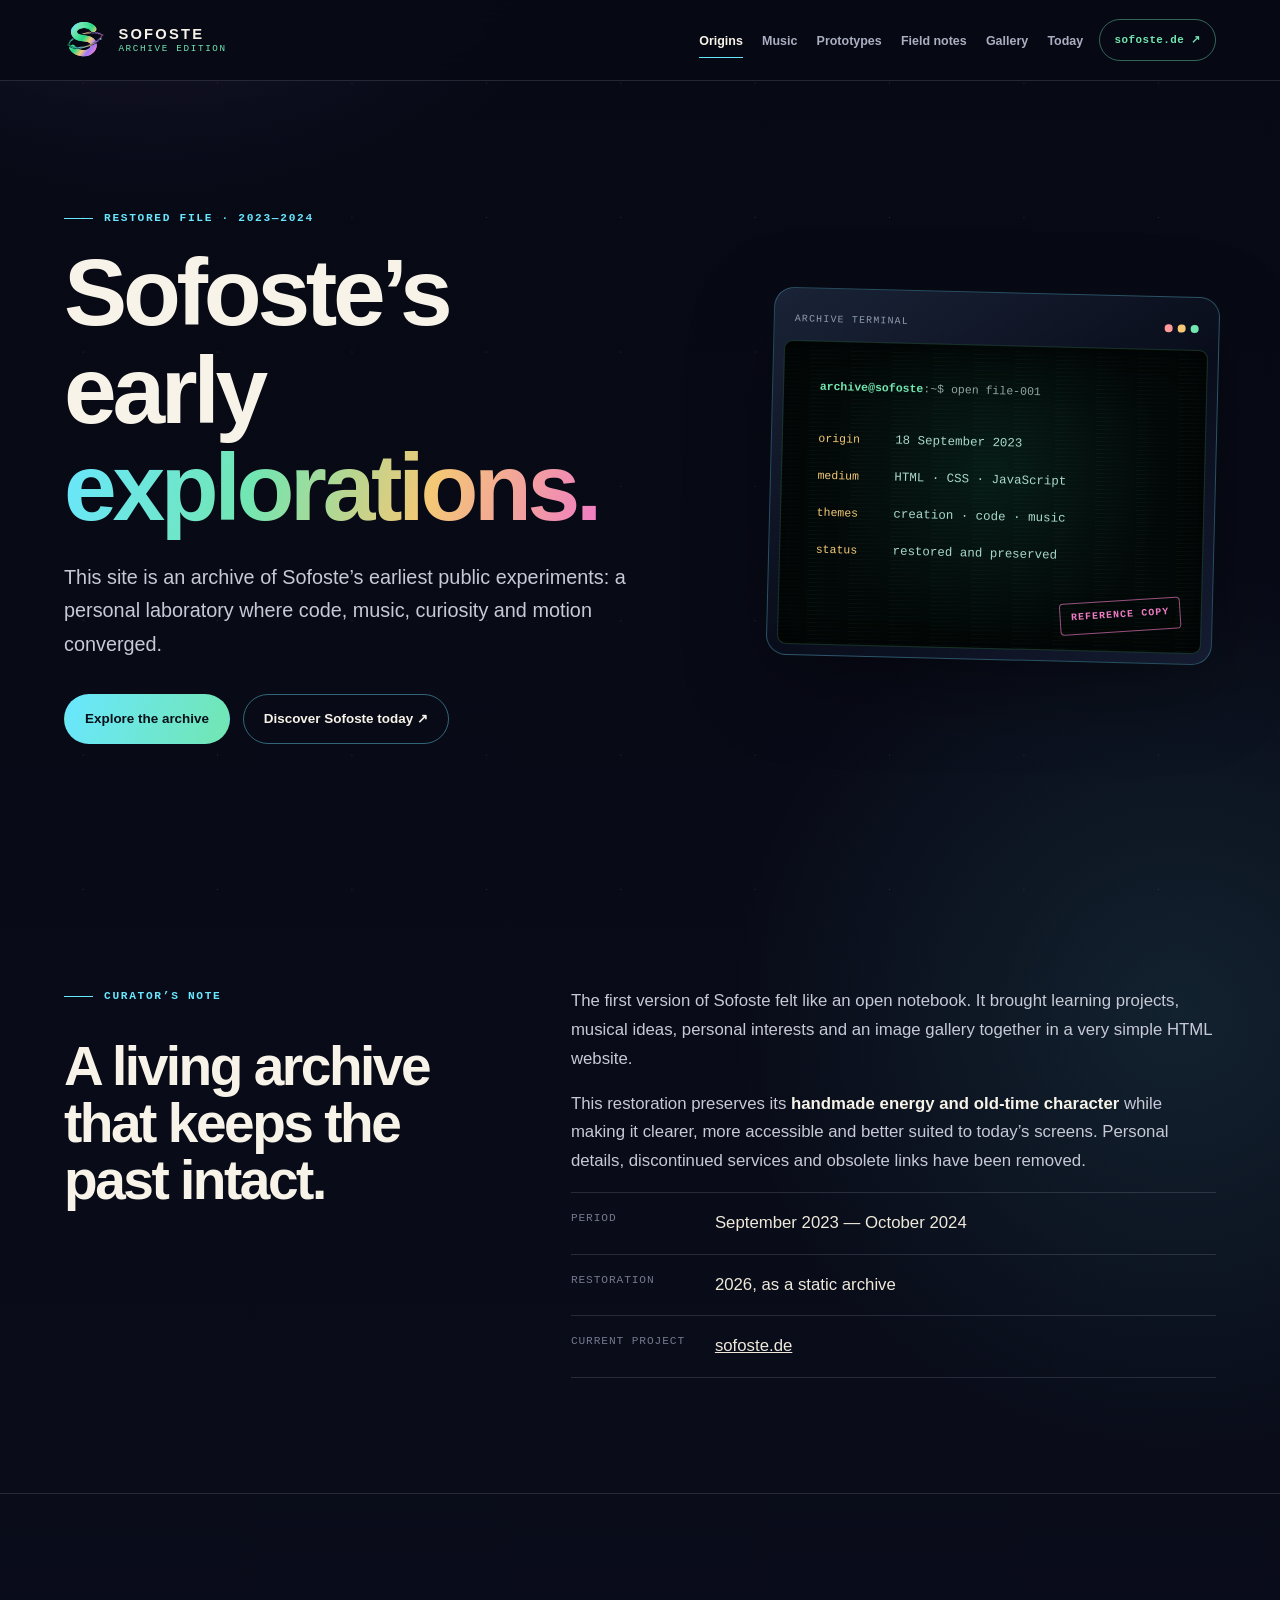
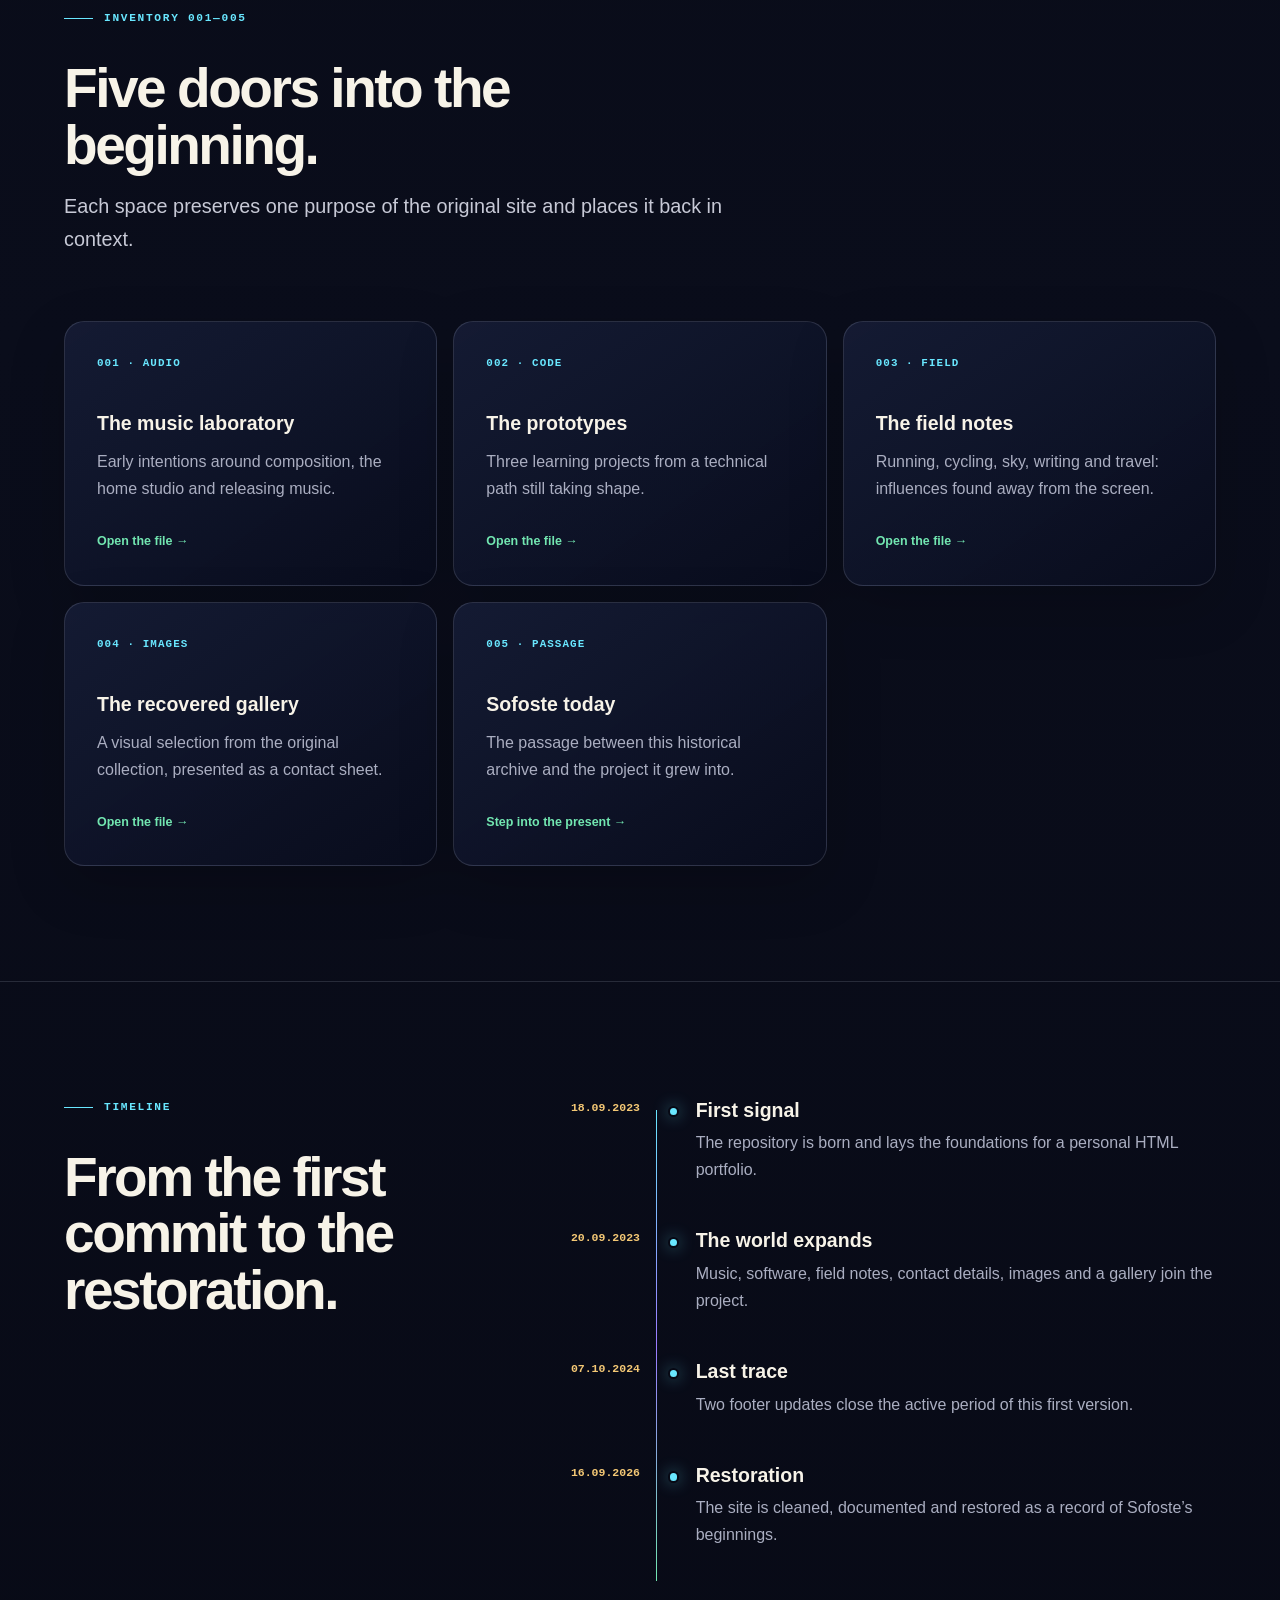
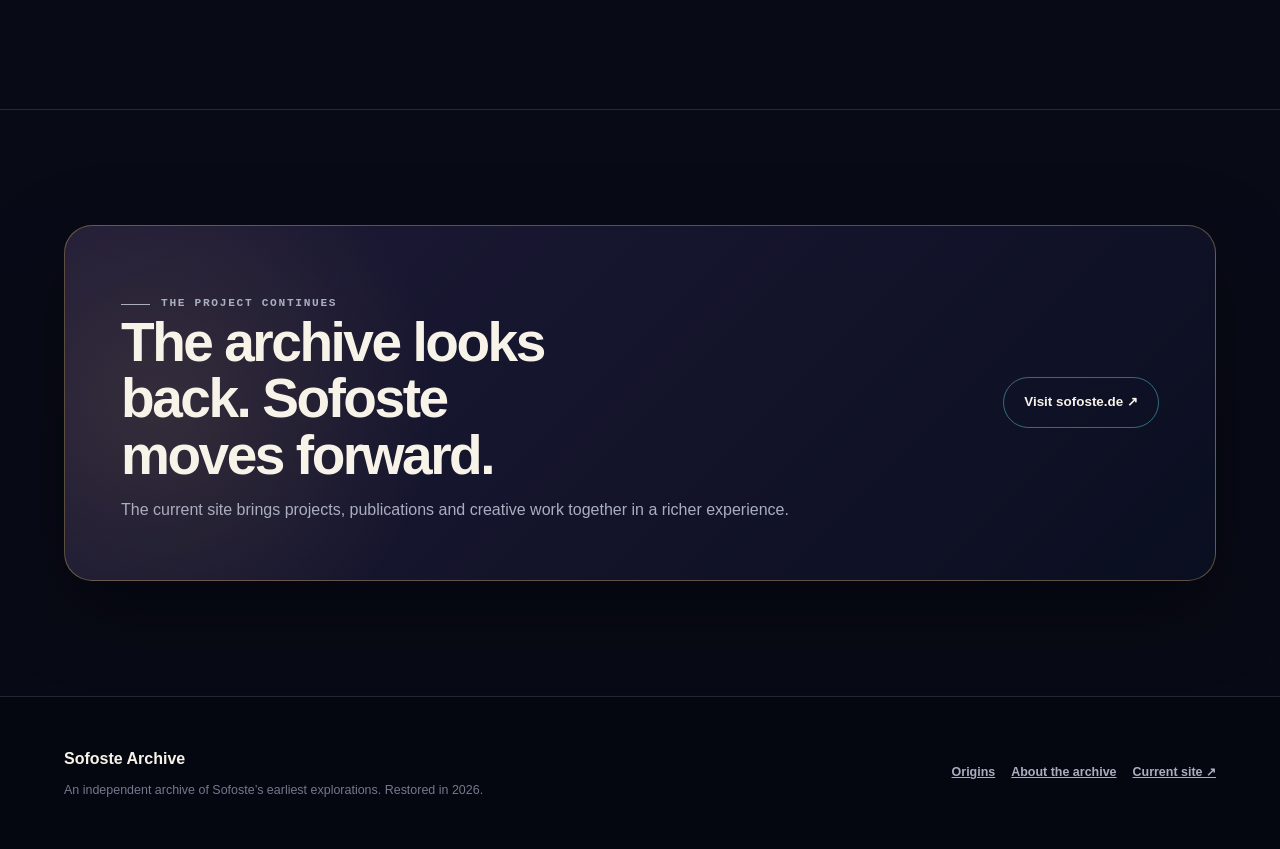
<file: index.html>
<!doctype html>
<html lang="en">
<head>
    <meta charset="utf-8">
    <meta name="viewport" content="width=device-width, initial-scale=1">
    <meta name="description" content="Archive of Sofoste’s earliest explorations in music, software, field notes and images, before today’s sofoste.de.">
    <meta name="theme-color" content="#070914">
    <title>Sofoste Archive — The early explorations</title>
    <link rel="icon" href="./assets/brand/sofoste-s-planet.svg" type="image/svg+xml">
    <link rel="stylesheet" href="./assets/css/archive.css">
    <script>document.documentElement.classList.add("js")</script>
</head>
<body>
<a class="skip-link" href="#contenu">Skip to content</a>
<header class="site-header">
    <div class="shell header-inner">
        <a class="brand" href="./index.html" aria-label="Sofoste Archive, home">
            <img src="./assets/brand/sofoste-s-planet.svg" alt="" width="44" height="44">
            <span class="brand-copy"><span class="brand-name">Sofoste</span><span class="brand-edition">archive edition</span></span>
        </a>
        <div class="header-nav-wrap">
            <nav class="site-nav" id="navigation" data-site-nav aria-label="Main navigation">
                <ul>
                    <li><a href="./index.html" aria-current="page">Origins</a></li><li><a href="./musique.html">Music</a></li><li><a href="./programmation.html">Prototypes</a></li><li><a href="./loisirs.html">Field notes</a></li><li><a href="./gallery.html">Gallery</a></li><li><a href="./contact.html">Today</a></li>
                </ul>
            </nav>
            <a class="current-site-link" href="https://sofoste.de">sofoste.de ↗</a>
            <button class="nav-toggle" type="button" data-nav-toggle aria-expanded="false" aria-controls="navigation" aria-label="Open menu"><span></span></button>
        </div>
    </div>
</header>
<main id="contenu">
    <section class="page-hero">
        <div class="shell hero-grid">
            <div>
                <p class="eyebrow">Restored file · 2023—2024</p>
                <h1>Sofoste’s early <span class="title-accent">explorations.</span></h1>
                <p class="lead">This site is an archive of Sofoste’s earliest public experiments: a personal laboratory where code, music, curiosity and motion converged.</p>
                <div class="hero-actions"><a class="button button-primary" href="#inventaire">Explore the archive</a><a class="button" href="https://sofoste.de">Discover Sofoste today ↗</a></div>
            </div>
            <aside class="archive-console" aria-label="Archive collection record">
                <div class="console-bar"><span>archive terminal</span><span class="console-lights" aria-hidden="true"><span></span><span></span><span></span></span></div>
                <div class="console-screen">
                    <p class="console-prompt"><strong>archive@sofoste</strong>:~$ open file-001</p>
                    <dl class="console-readout"><div><dt>origin</dt><dd>18 September 2023</dd></div><div><dt>medium</dt><dd>HTML · CSS · JavaScript</dd></div><div><dt>themes</dt><dd>creation · code · music</dd></div><div><dt>status</dt><dd>restored and preserved</dd></div></dl>
                    <span class="archive-stamp">reference copy</span>
                </div>
            </aside>
        </div>
    </section>
    <section class="section" aria-labelledby="introduction-title">
        <div class="shell intro-grid">
            <div class="section-heading"><p class="eyebrow">Curator’s note</p><h2 id="introduction-title">A living archive that keeps the past intact.</h2></div>
            <div class="prose">
                <p>The first version of Sofoste felt like an open notebook. It brought learning projects, musical ideas, personal interests and an image gallery together in a very simple HTML website.</p>
                <p>This restoration preserves its <strong>handmade energy and old-time character</strong> while making it clearer, more accessible and better suited to today’s screens. Personal details, discontinued services and obsolete links have been removed.</p>
                <dl class="fact-list"><div><dt>Period</dt><dd>September 2023 — October 2024</dd></div><div><dt>Restoration</dt><dd>2026, as a static archive</dd></div><div><dt>Current project</dt><dd><a href="https://sofoste.de">sofoste.de</a></dd></div></dl>
            </div>
        </div>
    </section>
    <section class="section" id="inventaire" aria-labelledby="inventaire-title">
        <div class="shell">
            <div class="section-heading"><p class="eyebrow">Inventory 001—005</p><h2 id="inventaire-title">Five doors into the beginning.</h2><p class="lead">Each space preserves one purpose of the original site and places it back in context.</p></div>
            <div class="index-grid">
                <a class="index-card" href="./musique.html"><span class="card-index">001 · audio</span><h3>The music laboratory</h3><p>Early intentions around composition, the home studio and releasing music.</p><span class="card-link">Open the file →</span></a>
                <a class="index-card" href="./programmation.html"><span class="card-index">002 · code</span><h3>The prototypes</h3><p>Three learning projects from a technical path still taking shape.</p><span class="card-link">Open the file →</span></a>
                <a class="index-card" href="./loisirs.html"><span class="card-index">003 · field</span><h3>The field notes</h3><p>Running, cycling, sky, writing and travel: influences found away from the screen.</p><span class="card-link">Open the file →</span></a>
                <a class="index-card" href="./gallery.html"><span class="card-index">004 · images</span><h3>The recovered gallery</h3><p>A visual selection from the original collection, presented as a contact sheet.</p><span class="card-link">Open the file →</span></a>
                <a class="index-card" href="./contact.html"><span class="card-index">005 · passage</span><h3>Sofoste today</h3><p>The passage between this historical archive and the project it grew into.</p><span class="card-link">Step into the present →</span></a>
            </div>
        </div>
    </section>
    <section class="section" aria-labelledby="chronologie-title">
        <div class="shell split-grid">
            <div class="section-heading"><p class="eyebrow">Timeline</p><h2 id="chronologie-title">From the first commit to the restoration.</h2></div>
            <ol class="timeline">
                <li><time datetime="2023-09-18">18.09.2023</time><div class="timeline-copy"><h3>First signal</h3><p>The repository is born and lays the foundations for a personal HTML portfolio.</p></div></li>
                <li><time datetime="2023-09-20">20.09.2023</time><div class="timeline-copy"><h3>The world expands</h3><p>Music, software, field notes, contact details, images and a gallery join the project.</p></div></li>
                <li><time datetime="2024-10-07">07.10.2024</time><div class="timeline-copy"><h3>Last trace</h3><p>Two footer updates close the active period of this first version.</p></div></li>
                <li><time datetime="2026-09-16">16.09.2026</time><div class="timeline-copy"><h3>Restoration</h3><p>The site is cleaned, documented and restored as a record of Sofoste’s beginnings.</p></div></li>
            </ol>
        </div>
    </section>
    <section class="section"><div class="shell archive-callout"><div><p class="eyebrow">The project continues</p><h2>The archive looks back. Sofoste moves forward.</h2><p>The current site brings projects, publications and creative work together in a richer experience.</p></div><a class="button" href="https://sofoste.de">Visit sofoste.de ↗</a></div></section>
</main>
<footer class="site-footer"><div class="shell footer-inner"><div class="footer-copy"><strong>Sofoste Archive</strong><p>An independent archive of Sofoste’s earliest explorations. Restored in 2026.</p></div><div class="footer-links"><a href="./index.html">Origins</a><a href="./contact.html">About the archive</a><a href="https://sofoste.de">Current site ↗</a></div></div></footer>
<script src="./assets/js/archive.js?v=4"></script>
</body>
</html>
</file>
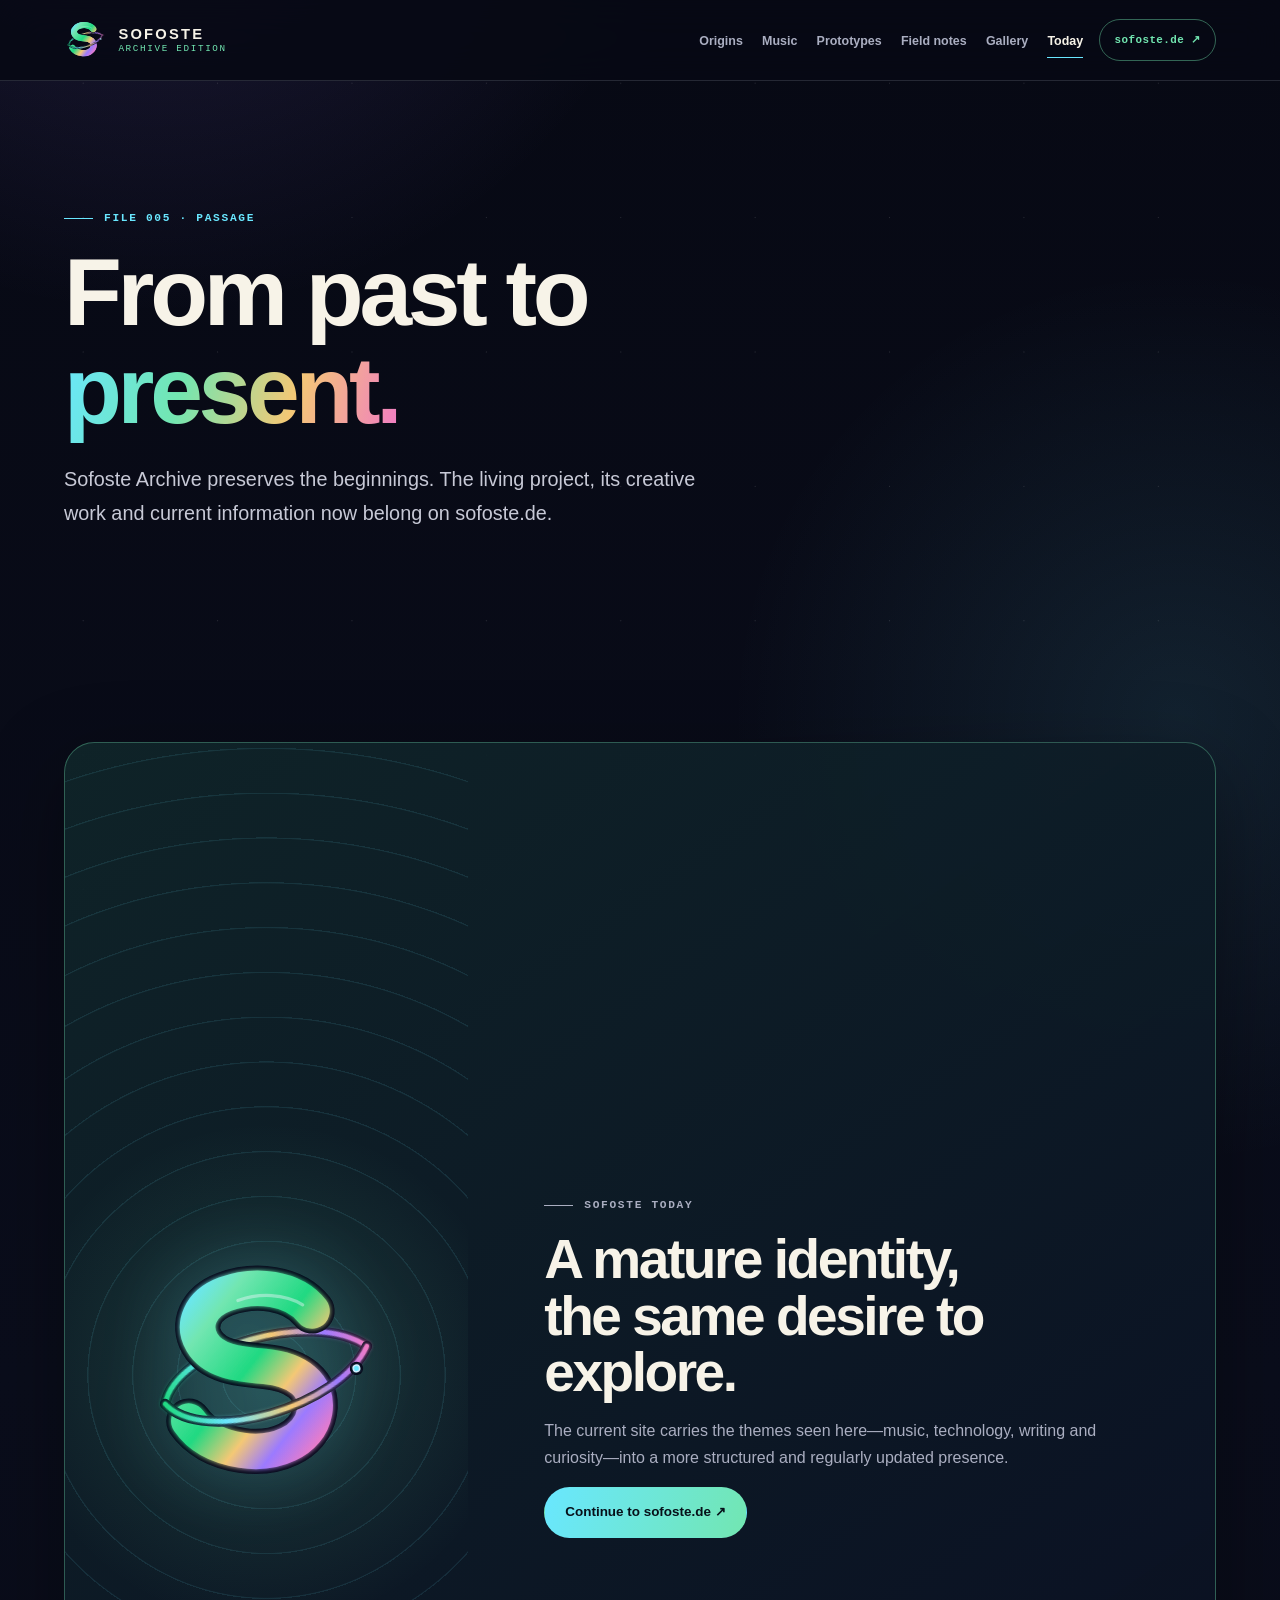
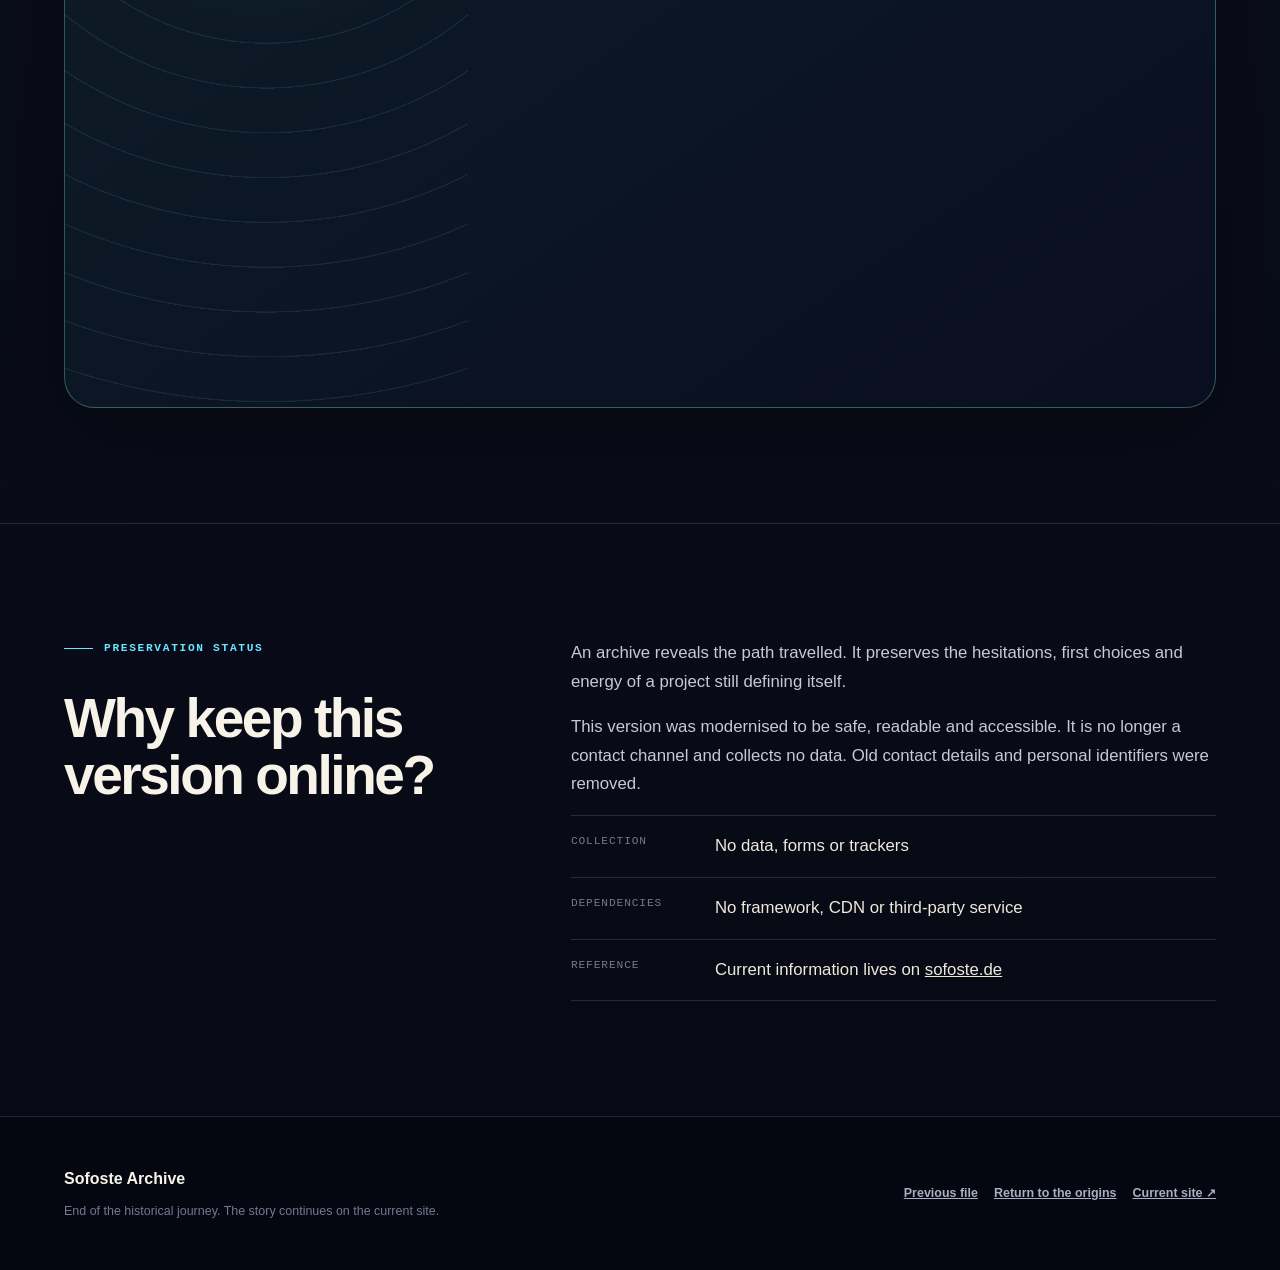
<file: contact.html>
<!doctype html>
<html lang="en">
<head>
    <meta charset="utf-8"><meta name="viewport" content="width=device-width, initial-scale=1">
    <meta name="description" content="From the historical site to Sofoste today: understand the archive and continue the journey on sofoste.de.">
    <meta name="theme-color" content="#070914"><title>From past to present — Sofoste Archive</title>
    <link rel="icon" href="./assets/brand/sofoste-s-planet.svg" type="image/svg+xml"><link rel="stylesheet" href="./assets/css/archive.css"><script>document.documentElement.classList.add("js")</script>
</head>
<body>
<a class="skip-link" href="#contenu">Skip to content</a>
<header class="site-header"><div class="shell header-inner"><a class="brand" href="./index.html" aria-label="Sofoste Archive, home"><img src="./assets/brand/sofoste-s-planet.svg" alt="" width="44" height="44"><span class="brand-copy"><span class="brand-name">Sofoste</span><span class="brand-edition">archive edition</span></span></a><div class="header-nav-wrap"><nav class="site-nav" id="navigation" data-site-nav aria-label="Main navigation"><ul><li><a href="./index.html">Origins</a></li><li><a href="./musique.html">Music</a></li><li><a href="./programmation.html">Prototypes</a></li><li><a href="./loisirs.html">Field notes</a></li><li><a href="./gallery.html">Gallery</a></li><li><a href="./contact.html" aria-current="page">Today</a></li></ul></nav><a class="current-site-link" href="https://sofoste.de">sofoste.de ↗</a><button class="nav-toggle" type="button" data-nav-toggle aria-expanded="false" aria-controls="navigation" aria-label="Open menu"><span></span></button></div></div></header>
<main id="contenu">
    <section class="page-hero compact"><div class="shell"><p class="eyebrow">File 005 · Passage</p><h1>From past to <span class="title-accent">present.</span></h1><p class="lead">Sofoste Archive preserves the beginnings. The living project, its creative work and current information now belong on sofoste.de.</p></div></section>
    <section class="section" aria-labelledby="present-title"><div class="shell today-card"><div class="today-mark"><img src="./assets/brand/sofoste-s-planet.svg" alt="Sofoste S planet symbol" width="1200" height="1200"></div><div class="today-copy"><p class="eyebrow">Sofoste today</p><h2 id="present-title">A mature identity, the same desire to explore.</h2><p>The current site carries the themes seen here—music, technology, writing and curiosity—into a more structured and regularly updated presence.</p><p><a class="button button-primary" href="https://sofoste.de">Continue to sofoste.de ↗</a></p></div></div></section>
    <section class="section" aria-labelledby="statut-title"><div class="shell intro-grid"><div class="section-heading"><p class="eyebrow">Preservation status</p><h2 id="statut-title">Why keep this version online?</h2></div><div class="prose"><p>An archive reveals the path travelled. It preserves the hesitations, first choices and energy of a project still defining itself.</p><p>This version was modernised to be safe, readable and accessible. It is no longer a contact channel and collects no data. Old contact details and personal identifiers were removed.</p><dl class="fact-list"><div><dt>Collection</dt><dd>No data, forms or trackers</dd></div><div><dt>Dependencies</dt><dd>No framework, CDN or third-party service</dd></div><div><dt>Reference</dt><dd>Current information lives on <a href="https://sofoste.de">sofoste.de</a></dd></div></dl></div></div></section>
</main>
<footer class="site-footer"><div class="shell footer-inner"><div class="footer-copy"><strong>Sofoste Archive</strong><p>End of the historical journey. The story continues on the current site.</p></div><div class="footer-links"><a href="./gallery.html">Previous file</a><a href="./index.html">Return to the origins</a><a href="https://sofoste.de">Current site ↗</a></div></div></footer>
<script src="./assets/js/archive.js?v=4"></script>
</body></html>
</file>
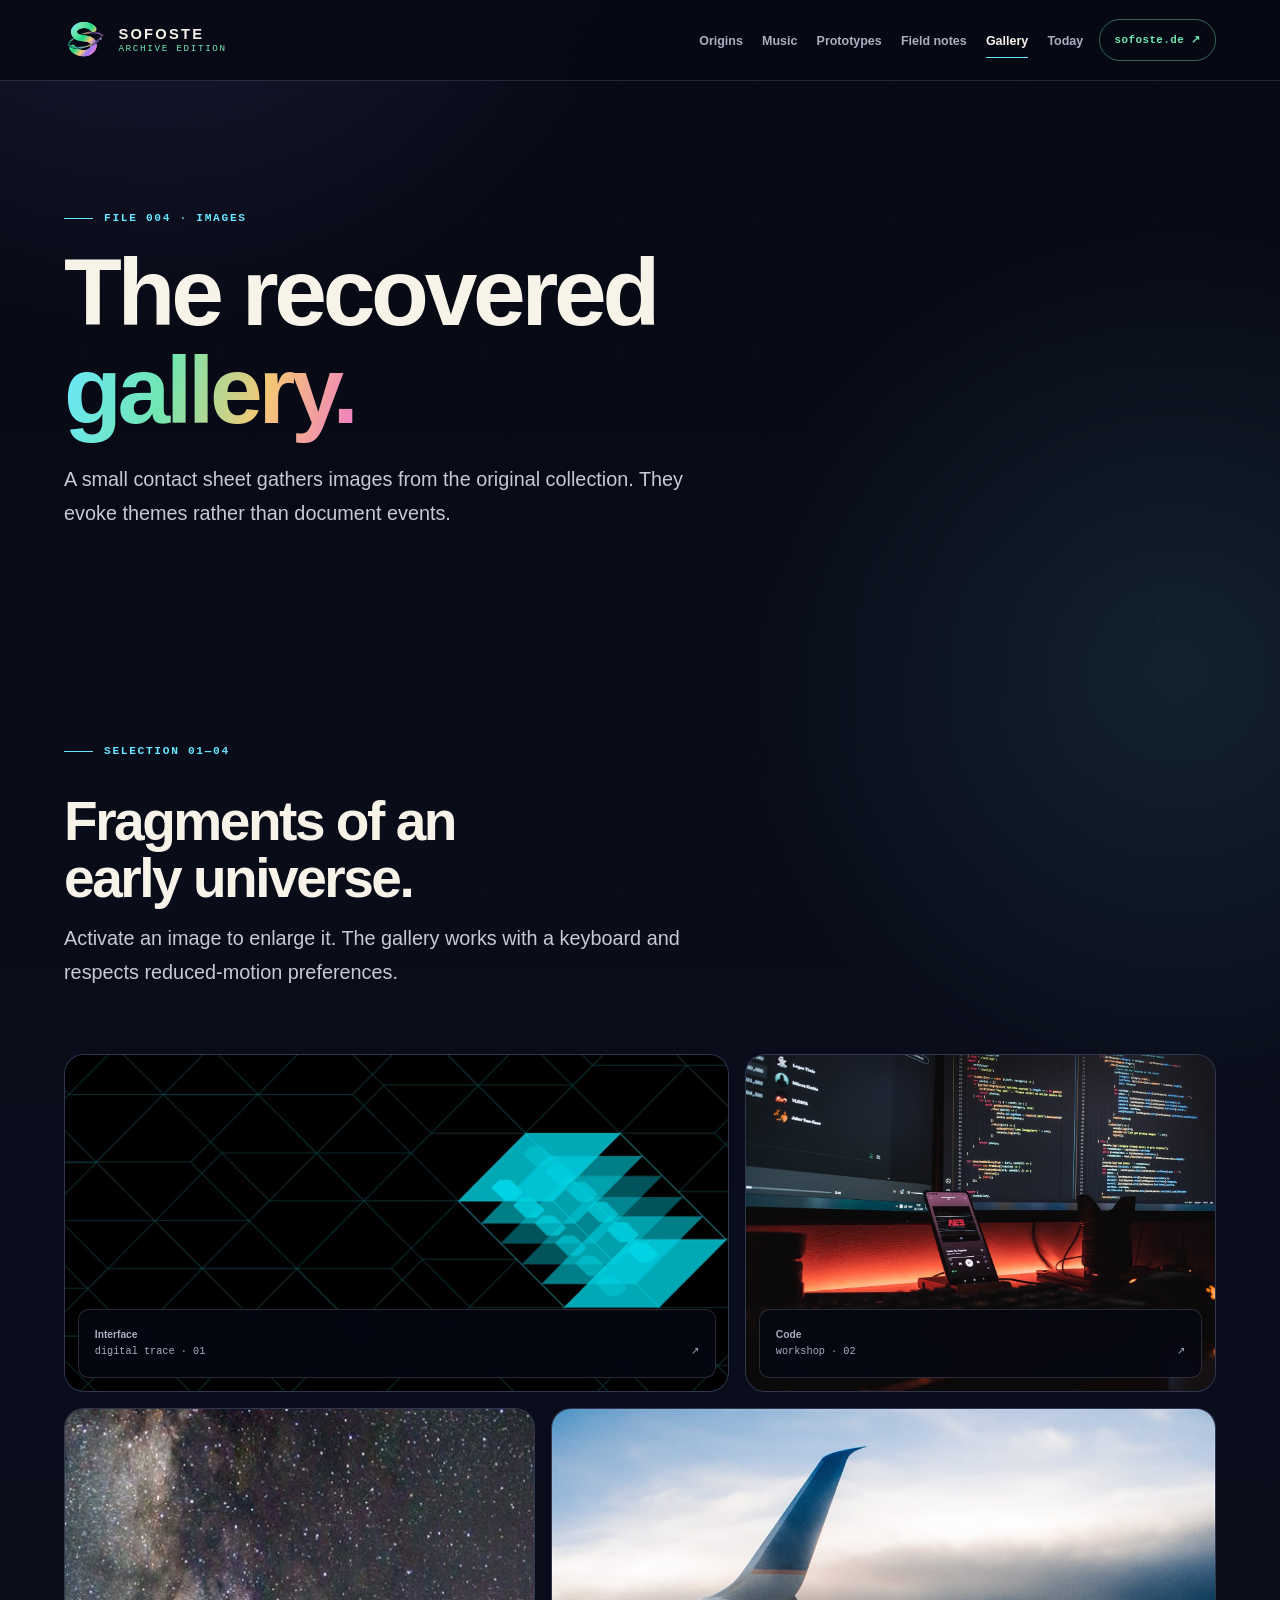
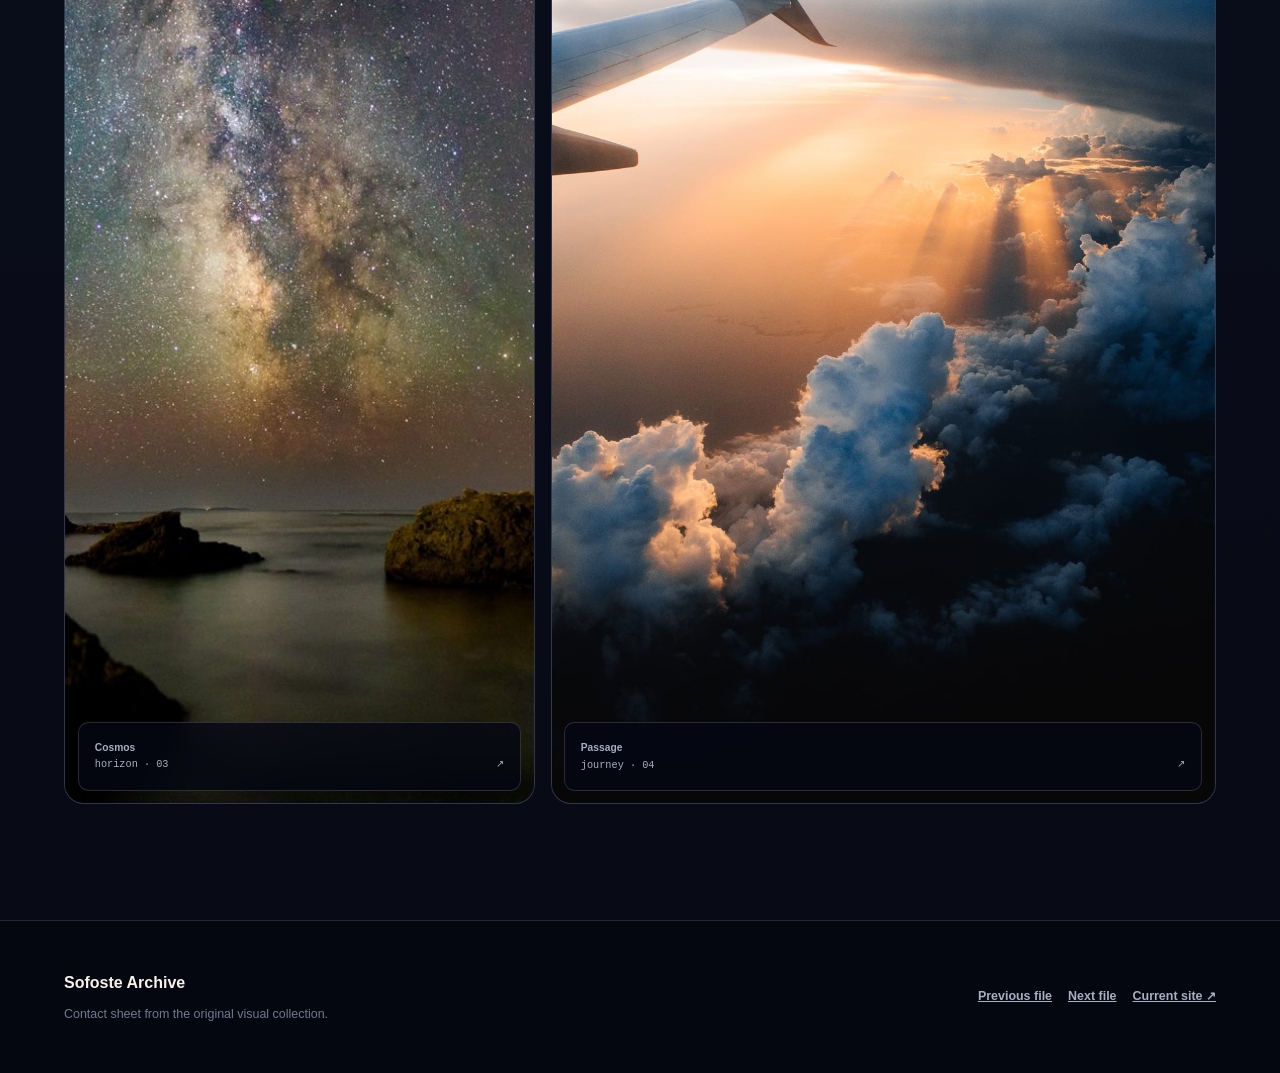
<file: gallery.html>
<!doctype html>
<html lang="en">
<head>
    <meta charset="utf-8"><meta name="viewport" content="width=device-width, initial-scale=1">
    <meta name="description" content="Sofoste Archive gallery: a contact sheet of images preserved from the project’s earliest explorations.">
    <meta name="theme-color" content="#070914"><title>Recovered gallery — Sofoste Archive</title>
    <link rel="icon" href="./assets/brand/sofoste-s-planet.svg" type="image/svg+xml"><link rel="stylesheet" href="./assets/css/archive.css"><script>document.documentElement.classList.add("js")</script>
</head>
<body>
<a class="skip-link" href="#contenu">Skip to content</a>
<header class="site-header"><div class="shell header-inner"><a class="brand" href="./index.html" aria-label="Sofoste Archive, home"><img src="./assets/brand/sofoste-s-planet.svg" alt="" width="44" height="44"><span class="brand-copy"><span class="brand-name">Sofoste</span><span class="brand-edition">archive edition</span></span></a><div class="header-nav-wrap"><nav class="site-nav" id="navigation" data-site-nav aria-label="Main navigation"><ul><li><a href="./index.html">Origins</a></li><li><a href="./musique.html">Music</a></li><li><a href="./programmation.html">Prototypes</a></li><li><a href="./loisirs.html">Field notes</a></li><li><a href="./gallery.html" aria-current="page">Gallery</a></li><li><a href="./contact.html">Today</a></li></ul></nav><a class="current-site-link" href="https://sofoste.de">sofoste.de ↗</a><button class="nav-toggle" type="button" data-nav-toggle aria-expanded="false" aria-controls="navigation" aria-label="Open menu"><span></span></button></div></div></header>
<main id="contenu">
    <section class="page-hero compact"><div class="shell"><p class="eyebrow">File 004 · Images</p><h1>The recovered <span class="title-accent">gallery.</span></h1><p class="lead">A small contact sheet gathers images from the original collection. They evoke themes rather than document events.</p></div></section>
    <section class="section" aria-labelledby="galerie-title"><div class="shell"><div class="section-heading"><p class="eyebrow">Selection 01—04</p><h2 id="galerie-title">Fragments of an early universe.</h2><p class="lead">Activate an image to enlarge it. The gallery works with a keyboard and respects reduced-motion preferences.</p></div><div class="gallery-grid">
        <button class="gallery-item" type="button" data-gallery-item data-full="./assets/images/archive-interface.jpg" data-alt="Turquoise abstract composition on a black background" data-caption="Interface — a graphic trace from the original site."><img src="./assets/images/archive-interface.jpg" alt="Turquoise abstract composition on a black background" width="1600" height="758"><span class="gallery-caption"><span><strong>Interface</strong><span>digital trace · 01</span></span><span aria-hidden="true">↗</span></span></button>
        <button class="gallery-item" type="button" data-gallery-item data-full="./assets/images/archive-code.jpg" data-alt="Screens displaying code in a dark room" data-caption="Code — the workstation as landscape."><img src="./assets/images/archive-code.jpg" alt="Screens displaying code in a dark room" width="1600" height="1025" loading="lazy"><span class="gallery-caption"><span><strong>Code</strong><span>workshop · 02</span></span><span aria-hidden="true">↗</span></span></button>
        <button class="gallery-item" type="button" data-gallery-item data-full="./assets/images/archive-cosmos.jpg" data-alt="The Milky Way above a rocky shore" data-caption="Cosmos — looking beyond the screen."><img src="./assets/images/archive-cosmos.jpg" alt="The Milky Way above a rocky shore" width="1600" height="984" loading="lazy"><span class="gallery-caption"><span><strong>Cosmos</strong><span>horizon · 03</span></span><span aria-hidden="true">↗</span></span></button>
        <button class="gallery-item" type="button" data-gallery-item data-full="./assets/images/archive-flight.jpg" data-alt="Aeroplane wing above sunlit clouds" data-caption="Passage — motion, light and distance."><img src="./assets/images/archive-flight.jpg" alt="Aeroplane wing above sunlit clouds" width="1067" height="1600" loading="lazy"><span class="gallery-caption"><span><strong>Passage</strong><span>journey · 04</span></span><span aria-hidden="true">↗</span></span></button>
    </div></div></section>
    <dialog class="gallery-dialog" data-gallery-dialog aria-label="Enlarged gallery image"><button class="dialog-close" type="button" data-dialog-close aria-label="Close image">×</button><img data-dialog-image src="./assets/images/archive-interface.jpg" alt=""><p class="dialog-caption" data-dialog-caption></p></dialog>
</main>
<footer class="site-footer"><div class="shell footer-inner"><div class="footer-copy"><strong>Sofoste Archive</strong><p>Contact sheet from the original visual collection.</p></div><div class="footer-links"><a href="./loisirs.html">Previous file</a><a href="./contact.html">Next file</a><a href="https://sofoste.de">Current site ↗</a></div></div></footer>
<script src="./assets/js/archive.js?v=4"></script>
</body></html>
</file>
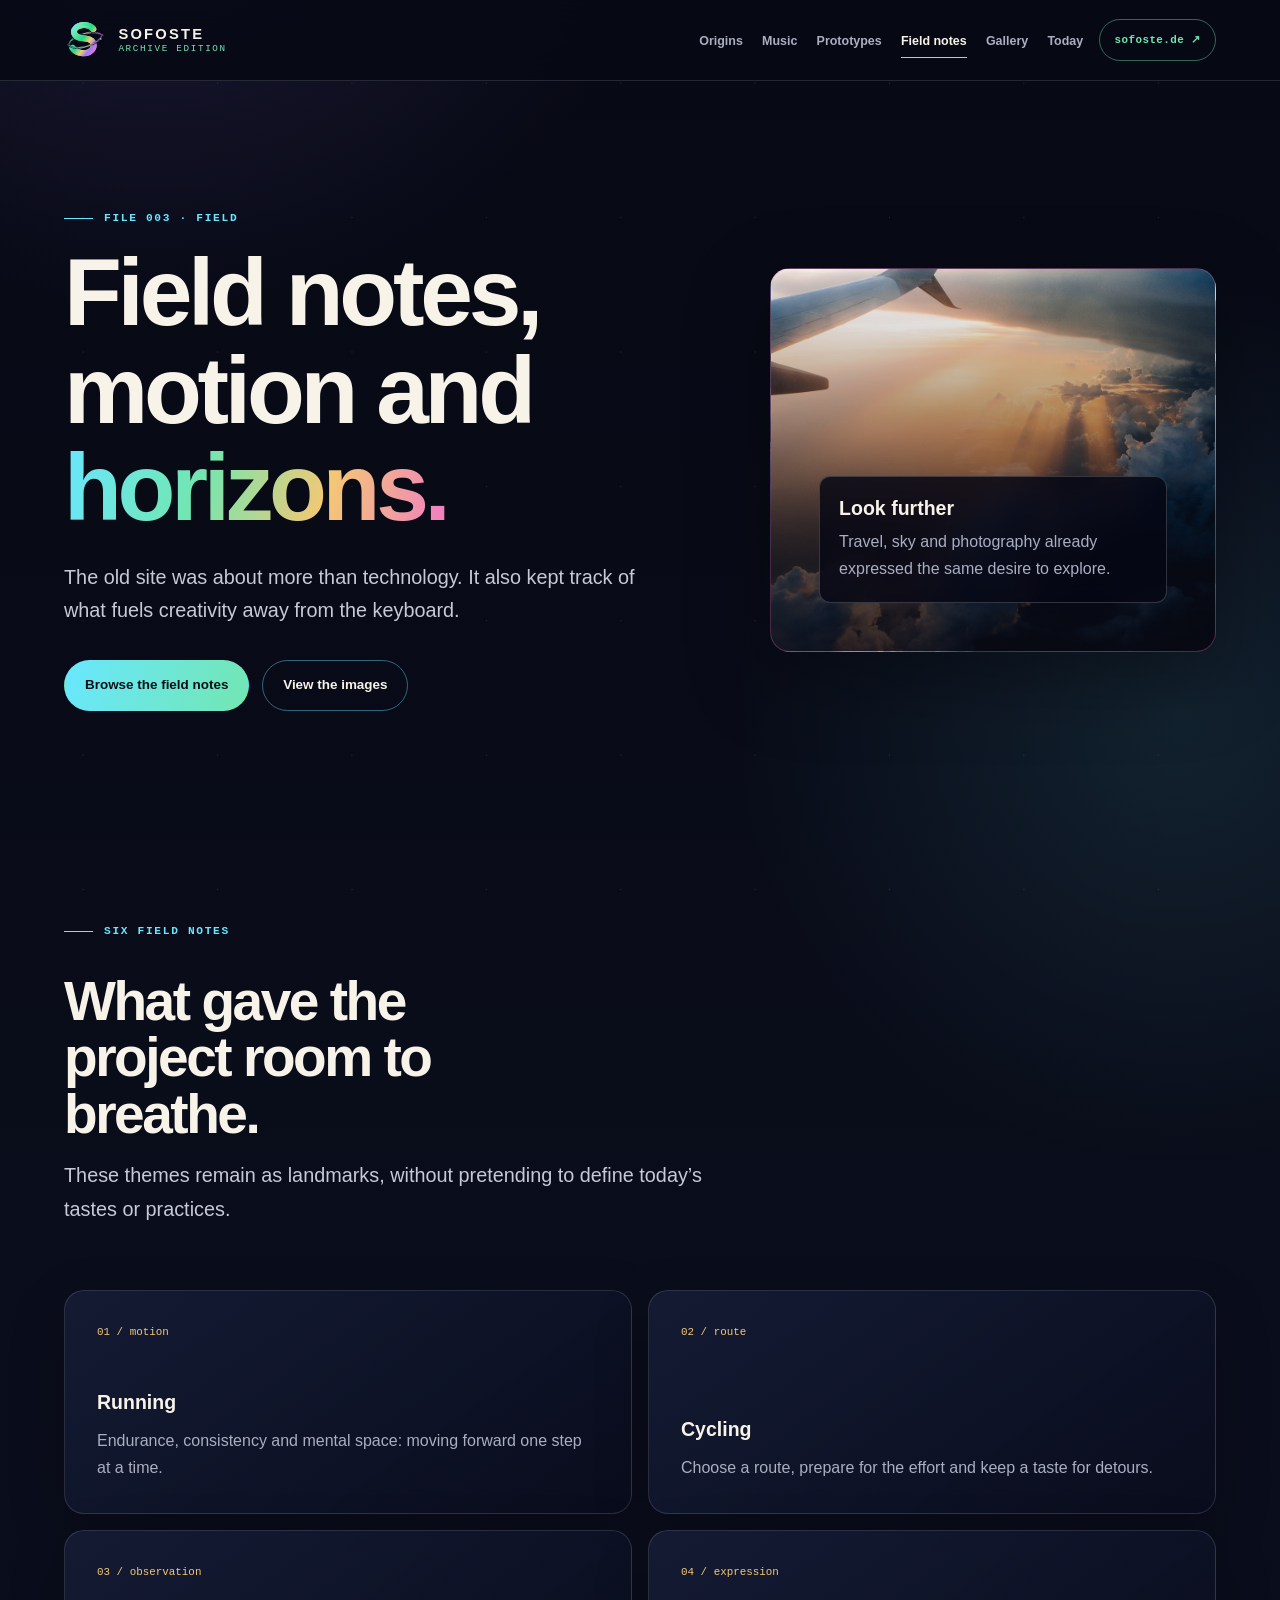
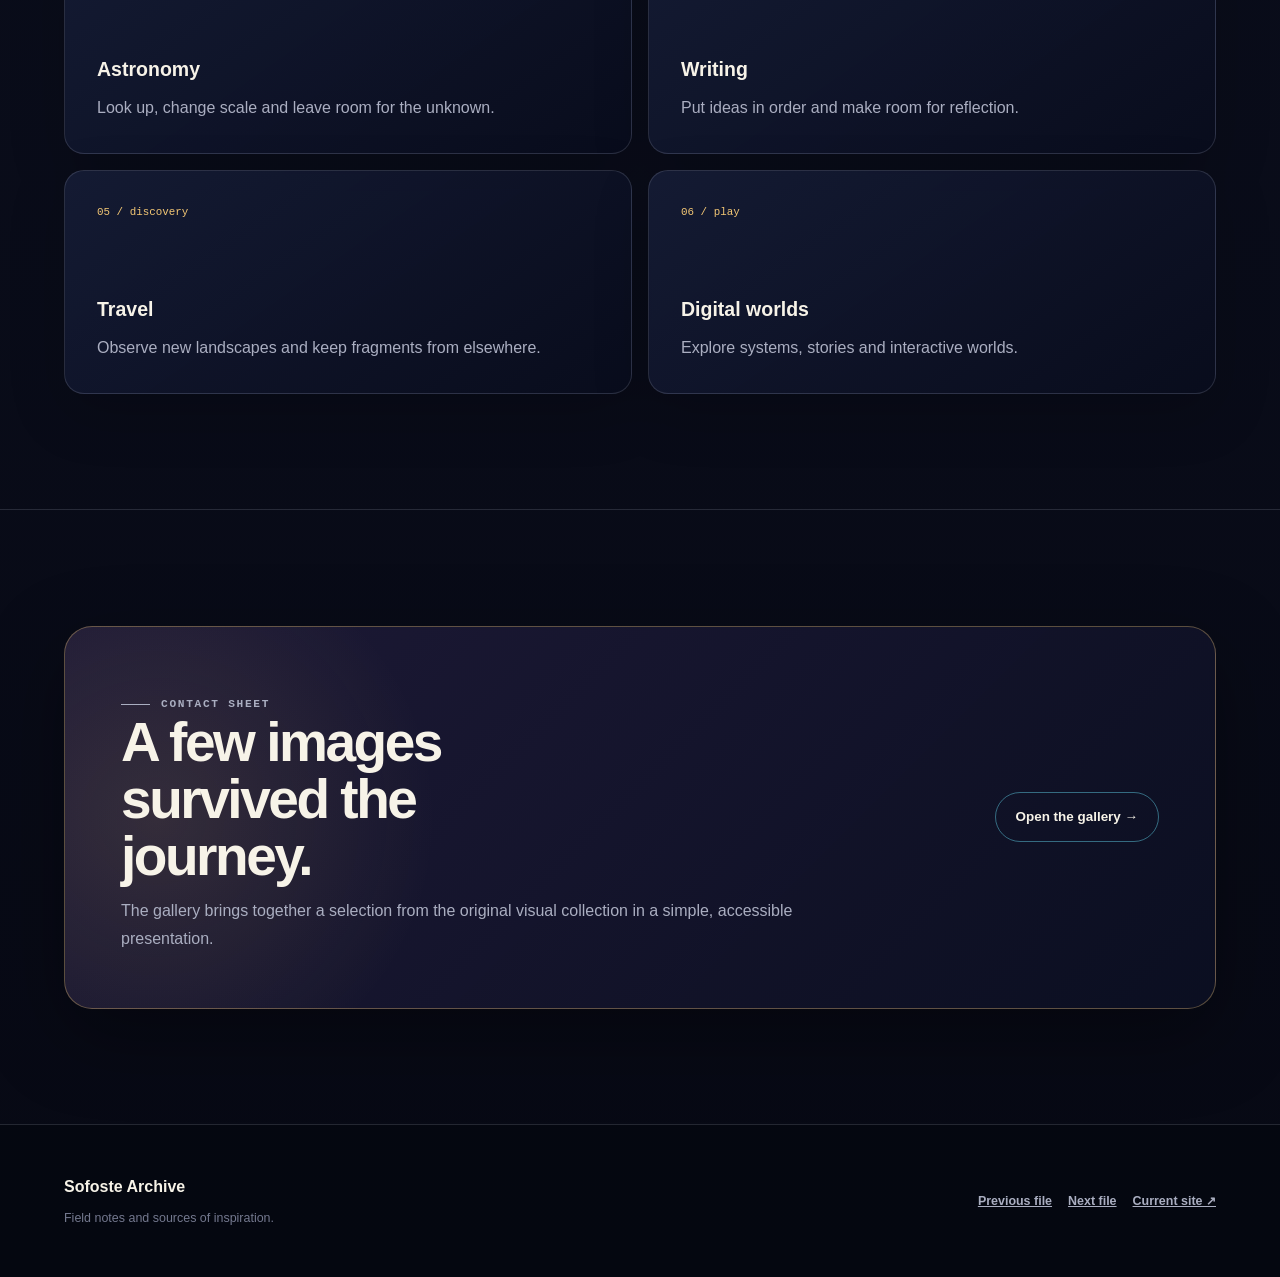
<file: loisirs.html>
<!doctype html>
<html lang="en">
<head>
    <meta charset="utf-8"><meta name="viewport" content="width=device-width, initial-scale=1">
    <meta name="description" content="Sofoste Archive field notes: movement, cycling, sky, writing, play and travel as sources of inspiration.">
    <meta name="theme-color" content="#070914"><title>Field notes and horizons — Sofoste Archive</title>
    <link rel="icon" href="./assets/brand/sofoste-s-planet.svg" type="image/svg+xml"><link rel="stylesheet" href="./assets/css/archive.css"><script>document.documentElement.classList.add("js")</script>
</head>
<body>
<a class="skip-link" href="#contenu">Skip to content</a>
<header class="site-header"><div class="shell header-inner"><a class="brand" href="./index.html" aria-label="Sofoste Archive, home"><img src="./assets/brand/sofoste-s-planet.svg" alt="" width="44" height="44"><span class="brand-copy"><span class="brand-name">Sofoste</span><span class="brand-edition">archive edition</span></span></a><div class="header-nav-wrap"><nav class="site-nav" id="navigation" data-site-nav aria-label="Main navigation"><ul><li><a href="./index.html">Origins</a></li><li><a href="./musique.html">Music</a></li><li><a href="./programmation.html">Prototypes</a></li><li><a href="./loisirs.html" aria-current="page">Field notes</a></li><li><a href="./gallery.html">Gallery</a></li><li><a href="./contact.html">Today</a></li></ul></nav><a class="current-site-link" href="https://sofoste.de">sofoste.de ↗</a><button class="nav-toggle" type="button" data-nav-toggle aria-expanded="false" aria-controls="navigation" aria-label="Open menu"><span></span></button></div></div></header>
<main id="contenu">
    <section class="page-hero compact"><div class="shell hero-grid"><div><p class="eyebrow">File 003 · Field</p><h1>Field notes, motion and <span class="title-accent">horizons.</span></h1><p class="lead">The old site was about more than technology. It also kept track of what fuels creativity away from the keyboard.</p><div class="hero-actions"><a class="button button-primary" href="#carnets">Browse the field notes</a><a class="button" href="./gallery.html">View the images</a></div></div><div class="signal-panel signal-panel-flight" role="img" aria-label="Sunlit clouds seen from an aeroplane"><div class="signal-card"><h3>Look further</h3><p>Travel, sky and photography already expressed the same desire to explore.</p></div></div></div></section>
    <section class="section" id="carnets" aria-labelledby="carnets-title"><div class="shell"><div class="section-heading"><p class="eyebrow">Six field notes</p><h2 id="carnets-title">What gave the project room to breathe.</h2><p class="lead">These themes remain as landmarks, without pretending to define today’s tastes or practices.</p></div><div class="interest-grid"><article class="interest-card"><span class="interest-number">01 / motion</span><h3>Running</h3><p>Endurance, consistency and mental space: moving forward one step at a time.</p></article><article class="interest-card"><span class="interest-number">02 / route</span><h3>Cycling</h3><p>Choose a route, prepare for the effort and keep a taste for detours.</p></article><article class="interest-card"><span class="interest-number">03 / observation</span><h3>Astronomy</h3><p>Look up, change scale and leave room for the unknown.</p></article><article class="interest-card"><span class="interest-number">04 / expression</span><h3>Writing</h3><p>Put ideas in order and make room for reflection.</p></article><article class="interest-card"><span class="interest-number">05 / discovery</span><h3>Travel</h3><p>Observe new landscapes and keep fragments from elsewhere.</p></article><article class="interest-card"><span class="interest-number">06 / play</span><h3>Digital worlds</h3><p>Explore systems, stories and interactive worlds.</p></article></div></div></section>
    <section class="section"><div class="shell archive-callout"><div><p class="eyebrow">Contact sheet</p><h2>A few images survived the journey.</h2><p>The gallery brings together a selection from the original visual collection in a simple, accessible presentation.</p></div><a class="button" href="./gallery.html">Open the gallery →</a></div></section>
</main>
<footer class="site-footer"><div class="shell footer-inner"><div class="footer-copy"><strong>Sofoste Archive</strong><p>Field notes and sources of inspiration.</p></div><div class="footer-links"><a href="./programmation.html">Previous file</a><a href="./gallery.html">Next file</a><a href="https://sofoste.de">Current site ↗</a></div></div></footer>
<script src="./assets/js/archive.js?v=4"></script>
</body></html>
</file>
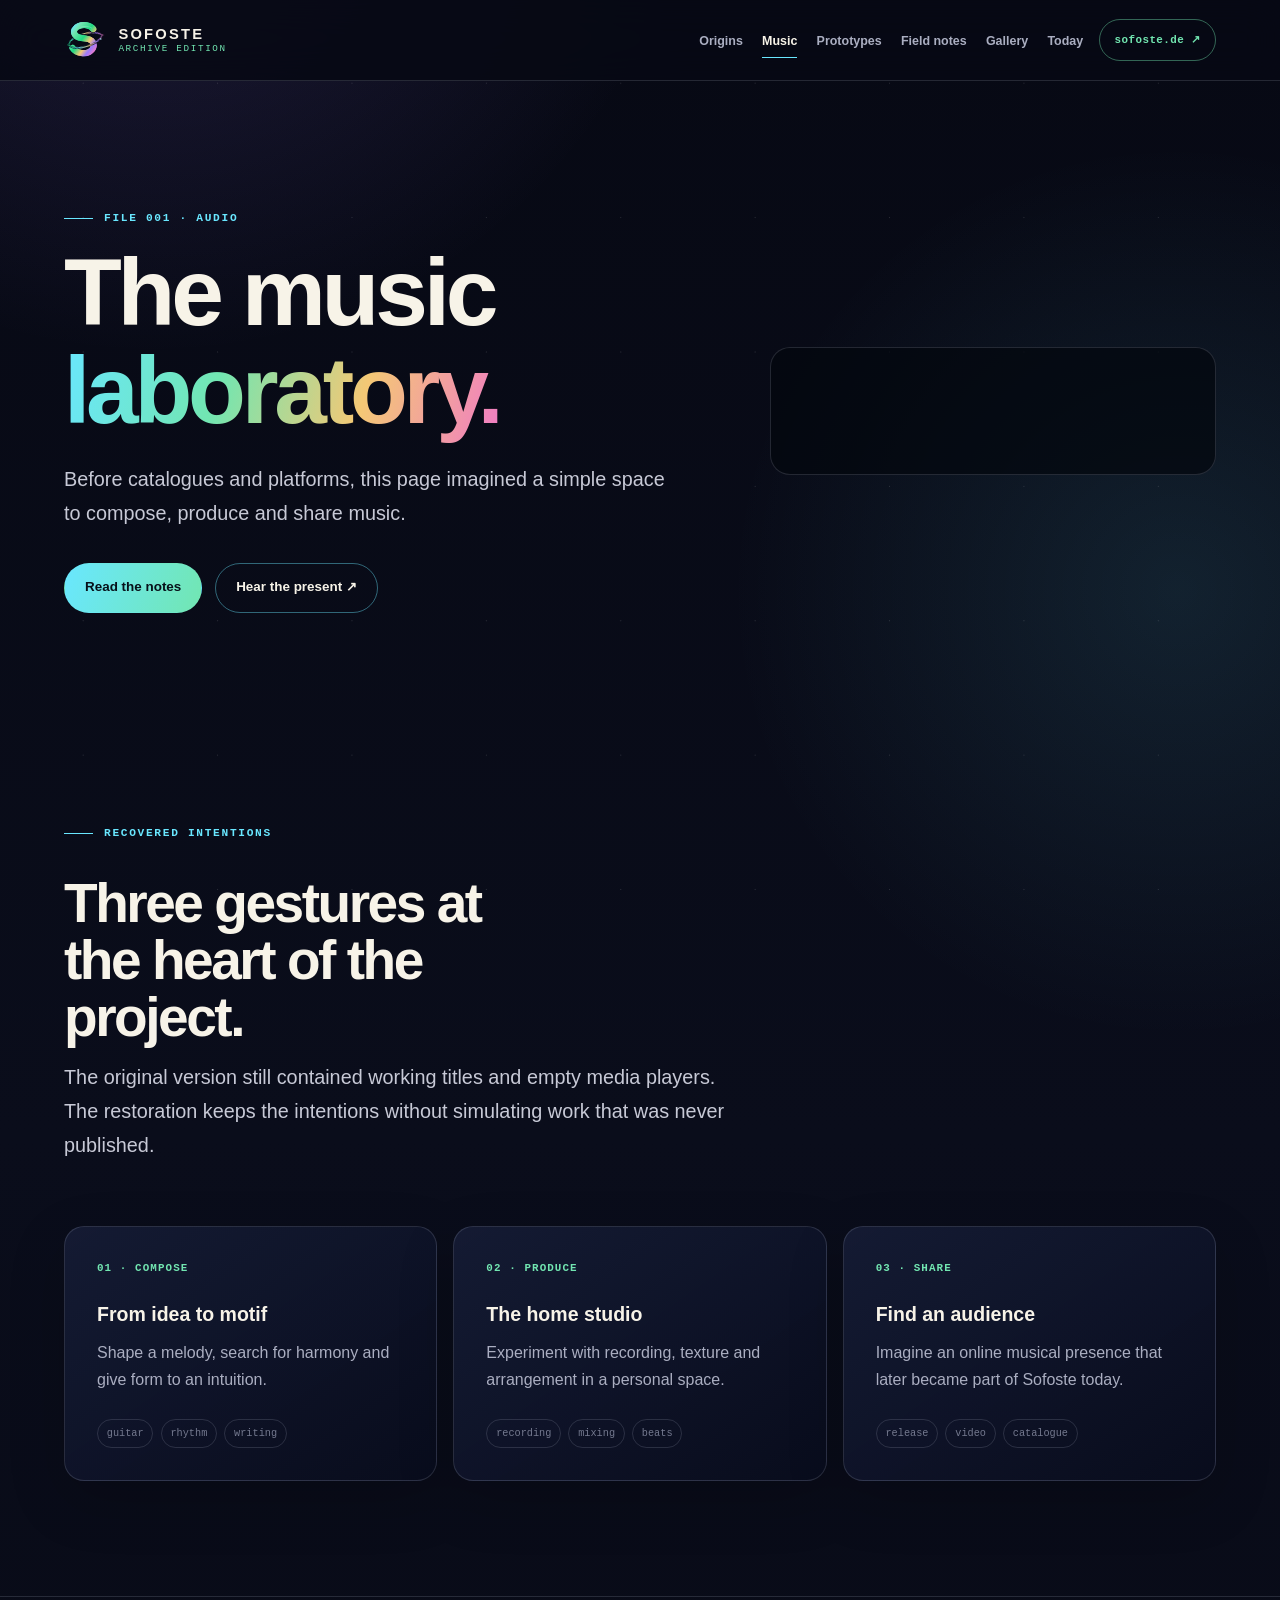
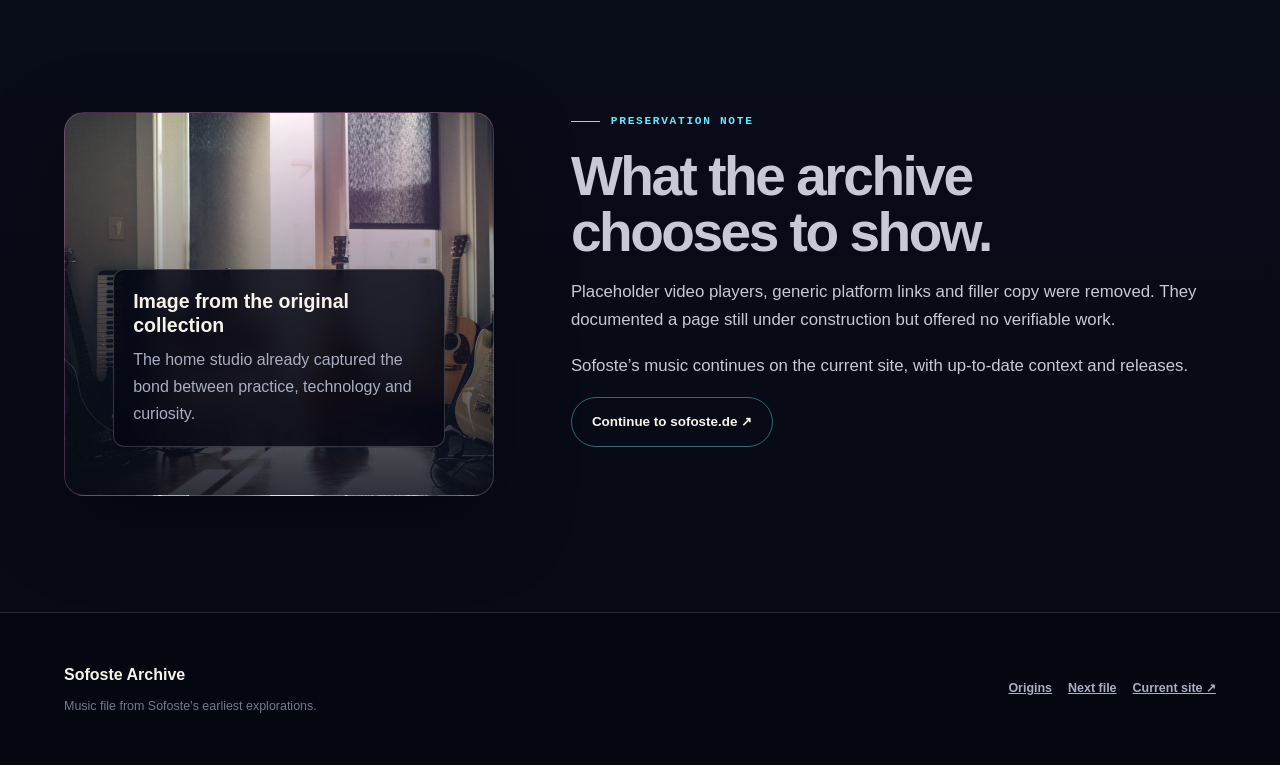
<file: musique.html>
<!doctype html>
<html lang="en">
<head>
    <meta charset="utf-8"><meta name="viewport" content="width=device-width, initial-scale=1">
    <meta name="description" content="Sofoste’s early music laboratory: composition, home studio experiments and the first plans to release music.">
    <meta name="theme-color" content="#070914"><title>Music laboratory — Sofoste Archive</title>
    <link rel="icon" href="./assets/brand/sofoste-s-planet.svg" type="image/svg+xml"><link rel="stylesheet" href="./assets/css/archive.css"><script>document.documentElement.classList.add("js")</script>
</head>
<body>
<a class="skip-link" href="#contenu">Skip to content</a>
<header class="site-header"><div class="shell header-inner"><a class="brand" href="./index.html" aria-label="Sofoste Archive, home"><img src="./assets/brand/sofoste-s-planet.svg" alt="" width="44" height="44"><span class="brand-copy"><span class="brand-name">Sofoste</span><span class="brand-edition">archive edition</span></span></a><div class="header-nav-wrap"><nav class="site-nav" id="navigation" data-site-nav aria-label="Main navigation"><ul><li><a href="./index.html">Origins</a></li><li><a href="./musique.html" aria-current="page">Music</a></li><li><a href="./programmation.html">Prototypes</a></li><li><a href="./loisirs.html">Field notes</a></li><li><a href="./gallery.html">Gallery</a></li><li><a href="./contact.html">Today</a></li></ul></nav><a class="current-site-link" href="https://sofoste.de">sofoste.de ↗</a><button class="nav-toggle" type="button" data-nav-toggle aria-expanded="false" aria-controls="navigation" aria-label="Open menu"><span></span></button></div></div></header>
<main id="contenu">
    <section class="page-hero compact"><div class="shell hero-grid"><div><p class="eyebrow">File 001 · Audio</p><h1>The music <span class="title-accent">laboratory.</span></h1><p class="lead">Before catalogues and platforms, this page imagined a simple space to compose, produce and share music.</p><div class="hero-actions"><a class="button button-primary" href="#notes">Read the notes</a><a class="button" href="https://sofoste.de">Hear the present ↗</a></div></div><div class="waveform" aria-label="Decorative audio waveform"><span style="--bar-height:24%"></span><span style="--bar-height:58%"></span><span style="--bar-height:84%"></span><span style="--bar-height:42%"></span><span style="--bar-height:96%"></span><span style="--bar-height:65%"></span><span style="--bar-height:34%"></span><span style="--bar-height:76%"></span><span style="--bar-height:48%"></span><span style="--bar-height:88%"></span><span style="--bar-height:55%"></span><span style="--bar-height:28%"></span></div></div></section>
    <section class="section" id="notes" aria-labelledby="notes-title"><div class="shell"><div class="section-heading"><p class="eyebrow">Recovered intentions</p><h2 id="notes-title">Three gestures at the heart of the project.</h2><p class="lead">The original version still contained working titles and empty media players. The restoration keeps the intentions without simulating work that was never published.</p></div><div class="project-grid"><article class="project-card"><span class="project-status">01 · Compose</span><h3>From idea to motif</h3><p>Shape a melody, search for harmony and give form to an intuition.</p><ul><li>guitar</li><li>rhythm</li><li>writing</li></ul></article><article class="project-card"><span class="project-status">02 · Produce</span><h3>The home studio</h3><p>Experiment with recording, texture and arrangement in a personal space.</p><ul><li>recording</li><li>mixing</li><li>beats</li></ul></article><article class="project-card"><span class="project-status">03 · Share</span><h3>Find an audience</h3><p>Imagine an online musical presence that later became part of Sofoste today.</p><ul><li>release</li><li>video</li><li>catalogue</li></ul></article></div></div></section>
    <section class="section"><div class="shell split-grid"><div class="signal-panel" role="img" aria-label="Guitars and music equipment in a home studio"><div class="signal-card"><h3>Image from the original collection</h3><p>The home studio already captured the bond between practice, technology and curiosity.</p></div></div><div class="prose"><p class="eyebrow">Preservation note</p><h2>What the archive chooses to show.</h2><p>Placeholder video players, generic platform links and filler copy were removed. They documented a page still under construction but offered no verifiable work.</p><p>Sofoste’s music continues on the current site, with up-to-date context and releases.</p><p><a class="button" href="https://sofoste.de">Continue to sofoste.de ↗</a></p></div></div></section>
</main>
<footer class="site-footer"><div class="shell footer-inner"><div class="footer-copy"><strong>Sofoste Archive</strong><p>Music file from Sofoste’s earliest explorations.</p></div><div class="footer-links"><a href="./index.html">Origins</a><a href="./programmation.html">Next file</a><a href="https://sofoste.de">Current site ↗</a></div></div></footer>
<script src="./assets/js/archive.js?v=4"></script>
</body></html>
</file>
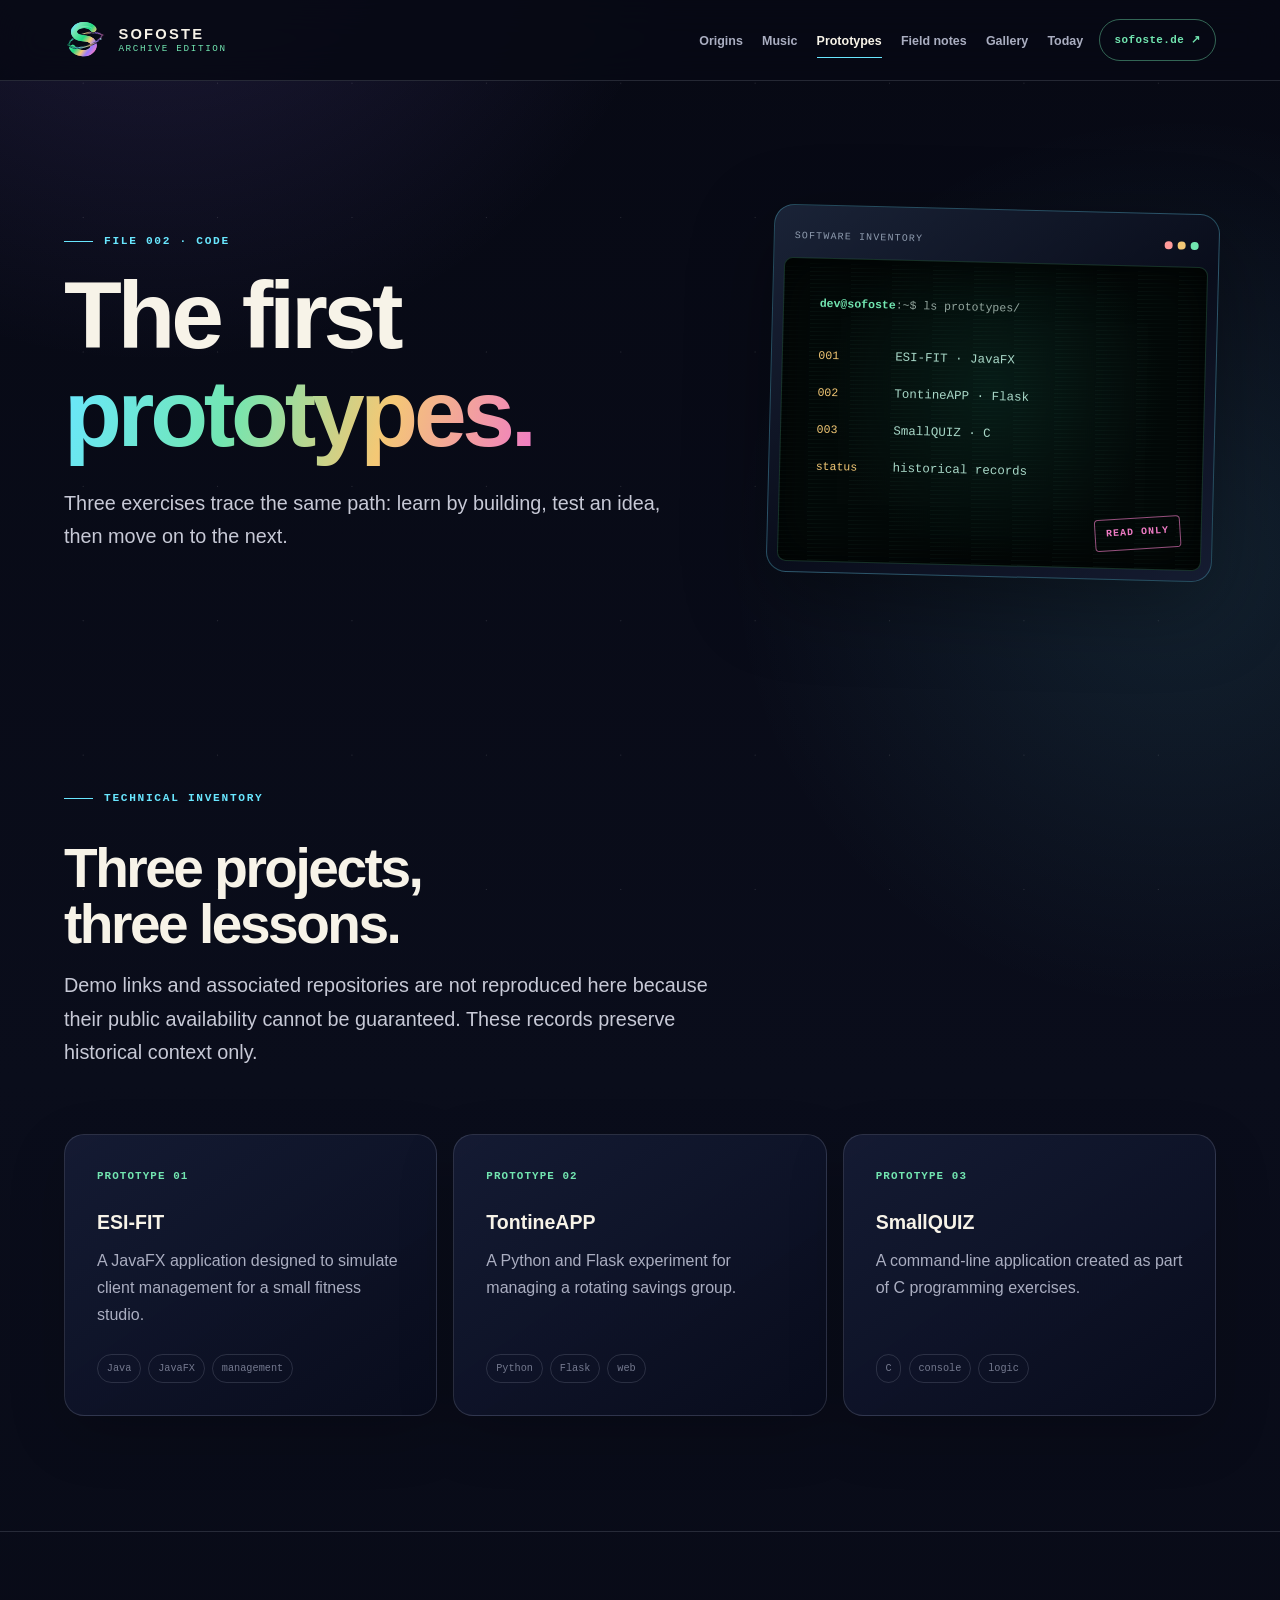
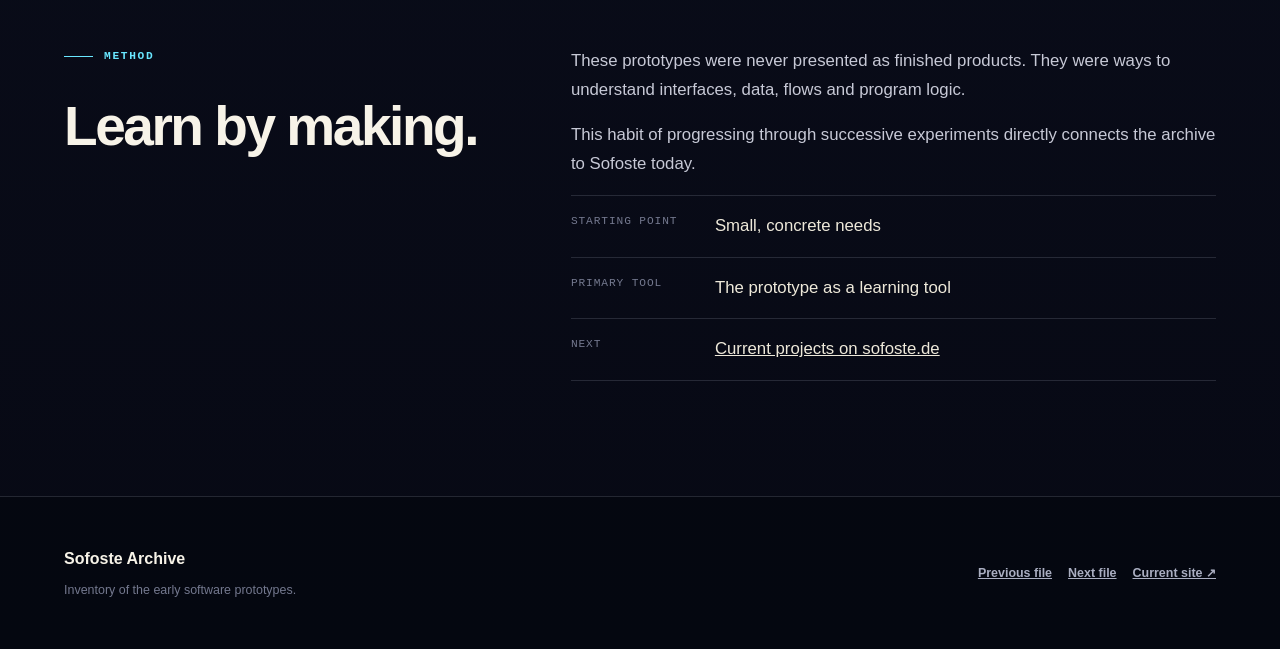
<file: programmation.html>
<!doctype html>
<html lang="en">
<head>
    <meta charset="utf-8"><meta name="viewport" content="width=device-width, initial-scale=1">
    <meta name="description" content="Three early Sofoste prototypes—ESI-FIT, TontineAPP and SmallQUIZ—charting a software learning journey.">
    <meta name="theme-color" content="#070914"><title>Software prototypes — Sofoste Archive</title>
    <link rel="icon" href="./assets/brand/sofoste-s-planet.svg" type="image/svg+xml"><link rel="stylesheet" href="./assets/css/archive.css"><script>document.documentElement.classList.add("js")</script>
</head>
<body>
<a class="skip-link" href="#contenu">Skip to content</a>
<header class="site-header"><div class="shell header-inner"><a class="brand" href="./index.html" aria-label="Sofoste Archive, home"><img src="./assets/brand/sofoste-s-planet.svg" alt="" width="44" height="44"><span class="brand-copy"><span class="brand-name">Sofoste</span><span class="brand-edition">archive edition</span></span></a><div class="header-nav-wrap"><nav class="site-nav" id="navigation" data-site-nav aria-label="Main navigation"><ul><li><a href="./index.html">Origins</a></li><li><a href="./musique.html">Music</a></li><li><a href="./programmation.html" aria-current="page">Prototypes</a></li><li><a href="./loisirs.html">Field notes</a></li><li><a href="./gallery.html">Gallery</a></li><li><a href="./contact.html">Today</a></li></ul></nav><a class="current-site-link" href="https://sofoste.de">sofoste.de ↗</a><button class="nav-toggle" type="button" data-nav-toggle aria-expanded="false" aria-controls="navigation" aria-label="Open menu"><span></span></button></div></div></header>
<main id="contenu">
    <section class="page-hero compact"><div class="shell hero-grid"><div><p class="eyebrow">File 002 · Code</p><h1>The first <span class="title-accent">prototypes.</span></h1><p class="lead">Three exercises trace the same path: learn by building, test an idea, then move on to the next.</p></div><aside class="archive-console" aria-label="Technical inventory"><div class="console-bar"><span>software inventory</span><span class="console-lights" aria-hidden="true"><span></span><span></span><span></span></span></div><div class="console-screen"><p class="console-prompt"><strong>dev@sofoste</strong>:~$ ls prototypes/</p><dl class="console-readout"><div><dt>001</dt><dd>ESI-FIT · JavaFX</dd></div><div><dt>002</dt><dd>TontineAPP · Flask</dd></div><div><dt>003</dt><dd>SmallQUIZ · C</dd></div><div><dt>status</dt><dd>historical records</dd></div></dl><span class="archive-stamp">read only</span></div></aside></div></section>
    <section class="section" aria-labelledby="projets-title"><div class="shell"><div class="section-heading"><p class="eyebrow">Technical inventory</p><h2 id="projets-title">Three projects, three lessons.</h2><p class="lead">Demo links and associated repositories are not reproduced here because their public availability cannot be guaranteed. These records preserve historical context only.</p></div><div class="project-grid"><article class="project-card"><span class="project-status">Prototype 01</span><h3>ESI-FIT</h3><p>A JavaFX application designed to simulate client management for a small fitness studio.</p><ul><li>Java</li><li>JavaFX</li><li>management</li></ul></article><article class="project-card"><span class="project-status">Prototype 02</span><h3>TontineAPP</h3><p>A Python and Flask experiment for managing a rotating savings group.</p><ul><li>Python</li><li>Flask</li><li>web</li></ul></article><article class="project-card"><span class="project-status">Prototype 03</span><h3>SmallQUIZ</h3><p>A command-line application created as part of C programming exercises.</p><ul><li>C</li><li>console</li><li>logic</li></ul></article></div></div></section>
    <section class="section"><div class="shell intro-grid"><div class="section-heading"><p class="eyebrow">Method</p><h2>Learn by making.</h2></div><div class="prose"><p>These prototypes were never presented as finished products. They were ways to understand interfaces, data, flows and program logic.</p><p>This habit of progressing through successive experiments directly connects the archive to Sofoste today.</p><dl class="fact-list"><div><dt>Starting point</dt><dd>Small, concrete needs</dd></div><div><dt>Primary tool</dt><dd>The prototype as a learning tool</dd></div><div><dt>Next</dt><dd><a href="https://sofoste.de">Current projects on sofoste.de</a></dd></div></dl></div></div></section>
</main>
<footer class="site-footer"><div class="shell footer-inner"><div class="footer-copy"><strong>Sofoste Archive</strong><p>Inventory of the early software prototypes.</p></div><div class="footer-links"><a href="./musique.html">Previous file</a><a href="./loisirs.html">Next file</a><a href="https://sofoste.de">Current site ↗</a></div></div></footer>
<script src="./assets/js/archive.js?v=4"></script>
</body></html>
</file>
<file: assets/css/archive.css>
:root {
    color-scheme: dark;
    --void: #070914;
    --space: #0d1020;
    --panel: rgba(18, 23, 44, 0.88);
    --panel-solid: #141a31;
    --paper: #eee9da;
    --ink: #f7f3e8;
    --muted: #aaaec1;
    --dim: #74798f;
    --line: rgba(226, 232, 255, 0.14);
    --line-strong: rgba(105, 231, 255, 0.42);
    --aurora: #69e7ff;
    --green: #72e6b1;
    --gold: #f4c875;
    --violet: #9b7aff;
    --pink: #f07bc5;
    --danger: #ff9a9a;
    --shadow: 0 1.6rem 5rem rgba(0, 0, 0, 0.34);
    --radius: 1.25rem;
    --radius-small: 0.7rem;
    --shell: min(72rem, calc(100% - 2.5rem));
    --font-display: "Avenir Next", "Segoe UI", Arial, sans-serif;
    --font-body: Inter, "Segoe UI", Arial, sans-serif;
    --font-mono: "Cascadia Mono", "SFMono-Regular", Consolas, monospace;
}

*,
*::before,
*::after {
    box-sizing: border-box;
}

html {
    scroll-behavior: smooth;
}

body {
    min-width: 20rem;
    min-height: 100vh;
    margin: 0;
    background:
        radial-gradient(circle at 12% -8%, rgba(155, 122, 255, 0.18), transparent 34rem),
        radial-gradient(circle at 92% 25%, rgba(105, 231, 255, 0.1), transparent 28rem),
        linear-gradient(180deg, #070914, #0a0d1b 48%, #070914);
    color: var(--ink);
    font-family: var(--font-body);
    font-size: 1rem;
    line-height: 1.7;
    text-rendering: optimizeLegibility;
}

body::before {
    position: fixed;
    z-index: -1;
    inset: 0;
    background-image:
        radial-gradient(circle, rgba(255, 255, 255, 0.35) 0 0.7px, transparent 1px),
        linear-gradient(rgba(255, 255, 255, 0.016) 1px, transparent 1px);
    background-position: 1rem 1rem, 0 0;
    background-size: 8.4rem 8.4rem, 100% 4px;
    content: "";
    opacity: 0.42;
    pointer-events: none;
}

body.nav-open {
    overflow: hidden;
}

img,
svg {
    display: block;
    max-width: 100%;
}

a {
    color: inherit;
}

button {
    color: inherit;
    font: inherit;
}

:focus-visible {
    outline: 3px solid var(--gold);
    outline-offset: 4px;
}

::selection {
    background: var(--aurora);
    color: var(--void);
}

.shell {
    width: var(--shell);
    margin-inline: auto;
}

.skip-link {
    position: fixed;
    z-index: 1000;
    top: 0.75rem;
    left: 0.75rem;
    padding: 0.75rem 1rem;
    border-radius: 0.4rem;
    background: var(--paper);
    color: var(--void);
    font-weight: 800;
    transform: translateY(-180%);
    transition: transform 160ms ease;
}

.skip-link:focus {
    transform: translateY(0);
}

.site-header {
    position: sticky;
    z-index: 100;
    top: 0;
    border-bottom: 1px solid var(--line);
    background: rgba(7, 9, 20, 0.9);
    backdrop-filter: blur(18px);
}

.header-inner {
    display: flex;
    min-height: 5rem;
    align-items: center;
    justify-content: space-between;
    gap: 1.5rem;
}

.brand {
    display: inline-flex;
    align-items: center;
    gap: 0.7rem;
    color: var(--ink);
    text-decoration: none;
}

.brand img {
    width: 2.7rem;
    height: 2.7rem;
}

.brand-copy {
    display: grid;
    gap: 0.18rem;
    line-height: 1;
}

.brand-name {
    font-family: var(--font-display);
    font-size: 0.92rem;
    font-weight: 850;
    letter-spacing: 0.15em;
    text-transform: uppercase;
}

.brand-edition {
    color: var(--green);
    font-family: var(--font-mono);
    font-size: 0.58rem;
    letter-spacing: 0.18em;
    text-transform: uppercase;
}

.header-nav-wrap,
.site-nav ul {
    display: flex;
    align-items: center;
}

.header-nav-wrap {
    gap: 1rem;
}

.site-nav ul {
    gap: clamp(0.8rem, 1.5vw, 1.4rem);
    margin: 0;
    padding: 0;
    list-style: none;
}

.site-nav a {
    position: relative;
    color: var(--muted);
    font-size: 0.78rem;
    font-weight: 700;
    text-decoration: none;
}

.site-nav a::after {
    position: absolute;
    right: 50%;
    bottom: -0.6rem;
    left: 50%;
    height: 1px;
    background: var(--aurora);
    content: "";
    transition: right 160ms ease, left 160ms ease;
}

.site-nav a:hover,
.site-nav a[aria-current="page"] {
    color: var(--ink);
}

.site-nav a:hover::after,
.site-nav a[aria-current="page"]::after {
    right: 0;
    left: 0;
}

.current-site-link {
    display: inline-flex;
    min-height: 2.65rem;
    align-items: center;
    padding: 0.55rem 0.9rem;
    border: 1px solid rgba(114, 230, 177, 0.42);
    border-radius: 999px;
    color: var(--green);
    font-family: var(--font-mono);
    font-size: 0.68rem;
    font-weight: 800;
    letter-spacing: 0.04em;
    text-decoration: none;
    white-space: nowrap;
}

.current-site-link:hover {
    border-color: var(--green);
    background: rgba(114, 230, 177, 0.08);
}

.nav-toggle {
    display: none;
    width: 2.8rem;
    height: 2.8rem;
    align-items: center;
    justify-content: center;
    border: 1px solid var(--line);
    border-radius: 50%;
    background: var(--panel);
    cursor: pointer;
}

.nav-toggle span,
.nav-toggle span::before,
.nav-toggle span::after {
    display: block;
    width: 1.15rem;
    height: 2px;
    background: currentColor;
    content: "";
    transition: transform 160ms ease;
}

.nav-toggle span {
    position: relative;
}

.nav-toggle span::before {
    position: absolute;
    top: -0.36rem;
}

.nav-toggle span::after {
    position: absolute;
    top: 0.36rem;
}

.nav-toggle[aria-expanded="true"] span {
    background: transparent;
}

.nav-toggle[aria-expanded="true"] span::before {
    top: 0;
    transform: rotate(45deg);
}

.nav-toggle[aria-expanded="true"] span::after {
    top: 0;
    transform: rotate(-45deg);
}

main {
    overflow: hidden;
}

.page-hero {
    position: relative;
    display: grid;
    min-height: min(47rem, calc(100vh - 5rem));
    align-items: center;
    padding: clamp(4rem, 10vw, 8rem) 0;
}

.page-hero.compact {
    min-height: auto;
    padding-bottom: clamp(3rem, 8vw, 6rem);
}

.hero-grid {
    display: grid;
    align-items: center;
    gap: clamp(2.5rem, 8vw, 7rem);
    grid-template-columns: minmax(0, 1.15fr) minmax(17rem, 0.85fr);
}

.eyebrow {
    display: flex;
    align-items: center;
    gap: 0.7rem;
    margin: 0 0 1rem;
    color: var(--aurora);
    font-family: var(--font-mono);
    font-size: 0.7rem;
    font-weight: 800;
    letter-spacing: 0.15em;
    text-transform: uppercase;
}

.eyebrow::before {
    width: 1.8rem;
    height: 1px;
    background: currentColor;
    content: "";
}

h1,
h2,
h3 {
    font-family: var(--font-display);
}

h1,
h2 {
    margin: 0;
    letter-spacing: -0.045em;
    line-height: 1.03;
}

h1 {
    max-width: 12ch;
    font-size: clamp(3rem, 7.4vw, 6.8rem);
}

h2 {
    max-width: 15ch;
    font-size: clamp(2rem, 4.3vw, 4rem);
}

h3 {
    margin: 0;
    font-size: 1.22rem;
    line-height: 1.25;
}

.title-accent {
    color: transparent;
    background: linear-gradient(105deg, var(--aurora), var(--green) 36%, var(--gold) 68%, var(--pink));
    background-clip: text;
    -webkit-background-clip: text;
}

.lead {
    max-width: 42rem;
    margin: 1.5rem 0 0;
    color: #c7c9d6;
    font-size: clamp(1.04rem, 1.7vw, 1.24rem);
}

.hero-actions {
    display: flex;
    flex-wrap: wrap;
    gap: 0.8rem;
    margin-top: 2rem;
}

.button {
    display: inline-flex;
    min-height: 3.15rem;
    align-items: center;
    justify-content: center;
    padding: 0.75rem 1.25rem;
    border: 1px solid var(--line-strong);
    border-radius: 999px;
    color: var(--ink);
    font-size: 0.84rem;
    font-weight: 800;
    text-decoration: none;
    transition: border-color 160ms ease, background 160ms ease, transform 160ms ease;
}

.button:hover {
    border-color: var(--aurora);
    background: rgba(105, 231, 255, 0.08);
    transform: translateY(-2px);
}

.button-primary {
    border-color: transparent;
    background: linear-gradient(110deg, var(--aurora), var(--green));
    color: #071019;
}

.button-primary:hover {
    border-color: transparent;
    background: linear-gradient(110deg, #a7f2ff, #a2f1ce);
}

.archive-console {
    position: relative;
    overflow: hidden;
    padding: 0.65rem;
    border: 1px solid rgba(105, 231, 255, 0.28);
    border-radius: var(--radius);
    background: linear-gradient(145deg, #1a2337, #090d1b 54%, #151c31);
    box-shadow: var(--shadow);
    transform: rotate(1.4deg);
}

.archive-console::after {
    position: absolute;
    inset: 3.6rem 0.65rem 0.65rem;
    border-radius: 0.55rem;
    background: repeating-linear-gradient(180deg, transparent 0 3px, rgba(121, 255, 203, 0.035) 4px);
    content: "";
    pointer-events: none;
}

.console-bar {
    display: flex;
    min-height: 2.6rem;
    align-items: center;
    justify-content: space-between;
    padding: 0 0.6rem;
    color: #8f9caf;
    font-family: var(--font-mono);
    font-size: 0.62rem;
    letter-spacing: 0.12em;
    text-transform: uppercase;
}

.console-lights {
    display: flex;
    gap: 0.35rem;
}

.console-lights span {
    width: 0.48rem;
    border-radius: 50%;
    background: var(--danger);
    aspect-ratio: 1;
}

.console-lights span:nth-child(2) { background: var(--gold); }
.console-lights span:nth-child(3) { background: var(--green); }

.console-screen {
    position: relative;
    min-height: 19rem;
    padding: clamp(1.4rem, 4vw, 2.2rem);
    border: 1px solid rgba(114, 230, 177, 0.18);
    border-radius: 0.55rem;
    background:
        radial-gradient(circle at 50% 42%, rgba(22, 103, 82, 0.2), transparent 62%),
        #030908;
    box-shadow: inset 0 0 3rem rgba(0, 0, 0, 0.84);
    font-family: var(--font-mono);
}

.console-prompt {
    margin: 0 0 2rem;
    color: #93a59e;
    font-size: 0.72rem;
}

.console-prompt strong {
    color: var(--green);
}

.console-readout {
    display: grid;
    gap: 1rem;
    margin: 0;
}

.console-readout div {
    display: grid;
    align-items: baseline;
    gap: 0.8rem;
    grid-template-columns: 4rem 1fr;
}

.console-readout dt {
    color: var(--gold);
    font-size: 0.72rem;
}

.console-readout dd {
    margin: 0;
    color: #a9d8c8;
    font-size: 0.78rem;
}

.archive-stamp {
    position: absolute;
    right: 1.2rem;
    bottom: 1.2rem;
    padding: 0.4rem 0.65rem;
    border: 1px solid rgba(240, 123, 197, 0.62);
    border-radius: 0.25rem;
    color: var(--pink);
    font-family: var(--font-mono);
    font-size: 0.62rem;
    font-weight: 800;
    letter-spacing: 0.11em;
    text-transform: uppercase;
    transform: rotate(-5deg);
}

.section {
    padding: clamp(4rem, 9vw, 7.5rem) 0;
}

.section + .section {
    border-top: 1px solid var(--line);
}

.section-heading {
    display: grid;
    gap: 1rem;
    margin-bottom: clamp(2.2rem, 5vw, 4rem);
}

.section-heading .lead {
    margin-top: 0;
}

.intro-grid,
.split-grid {
    display: grid;
    align-items: start;
    gap: clamp(2rem, 6vw, 5rem);
    grid-template-columns: minmax(0, 0.8fr) minmax(0, 1.2fr);
}

.prose {
    color: #c7c9d6;
    font-size: 1.05rem;
}

.prose p:first-child {
    margin-top: 0;
}

.prose strong {
    color: var(--ink);
}

.fact-list {
    display: grid;
    gap: 0;
    margin: 0;
    border-top: 1px solid var(--line);
}

.fact-list div {
    display: grid;
    gap: 1rem;
    padding: 1rem 0;
    border-bottom: 1px solid var(--line);
    grid-template-columns: 8rem 1fr;
}

.fact-list dt {
    color: var(--dim);
    font-family: var(--font-mono);
    font-size: 0.7rem;
    letter-spacing: 0.08em;
    text-transform: uppercase;
}

.fact-list dd {
    margin: 0;
    color: var(--paper);
}

.index-grid,
.project-grid,
.interest-grid {
    display: grid;
    gap: 1rem;
    grid-template-columns: repeat(3, minmax(0, 1fr));
}

.index-card,
.project-card,
.interest-card {
    position: relative;
    display: flex;
    min-width: 0;
    flex-direction: column;
    padding: clamp(1.4rem, 3vw, 2rem);
    border: 1px solid var(--line);
    border-radius: var(--radius);
    background: linear-gradient(145deg, rgba(22, 28, 54, 0.9), rgba(9, 13, 29, 0.94));
    box-shadow: 0 1.2rem 3.5rem rgba(0, 0, 0, 0.18);
}

.index-card {
    color: inherit;
    text-decoration: none;
    transition: border-color 180ms ease, transform 180ms ease;
}

.index-card:hover {
    border-color: var(--line-strong);
    transform: translateY(-0.3rem);
}

.card-index,
.project-status {
    display: inline-flex;
    width: fit-content;
    margin-bottom: 2.4rem;
    color: var(--aurora);
    font-family: var(--font-mono);
    font-size: 0.68rem;
    font-weight: 800;
    letter-spacing: 0.1em;
    text-transform: uppercase;
}

.index-card p,
.project-card p,
.interest-card p {
    margin: 0.8rem 0 0;
    color: var(--muted);
}

.index-card .card-link {
    margin-top: auto;
    padding-top: 1.8rem;
    color: var(--green);
    font-size: 0.78rem;
    font-weight: 800;
}

.timeline {
    position: relative;
    display: grid;
    max-width: 52rem;
    gap: 0;
    margin: 0;
    padding: 0;
    list-style: none;
}

.timeline::before {
    position: absolute;
    top: 0.8rem;
    bottom: 0.8rem;
    left: 5.35rem;
    width: 1px;
    background: linear-gradient(var(--aurora), var(--violet), var(--green));
    content: "";
}

.timeline li {
    display: grid;
    gap: 2.4rem;
    padding: 0 0 2.8rem;
    grid-template-columns: 4rem 1fr;
}

.timeline time {
    color: var(--gold);
    font-family: var(--font-mono);
    font-size: 0.72rem;
    font-weight: 800;
}

.timeline-copy {
    position: relative;
    padding-left: 1.4rem;
}

.timeline-copy::before {
    position: absolute;
    top: 0.55rem;
    left: -0.35rem;
    width: 0.7rem;
    border: 2px solid var(--void);
    border-radius: 50%;
    background: var(--aurora);
    box-shadow: 0 0 1rem rgba(105, 231, 255, 0.45);
    content: "";
    aspect-ratio: 1;
}

.timeline p {
    margin: 0.45rem 0 0;
    color: var(--muted);
}

.archive-callout {
    display: grid;
    align-items: center;
    gap: clamp(1.5rem, 4vw, 3rem);
    padding: clamp(1.8rem, 5vw, 3.5rem);
    border: 1px solid rgba(244, 200, 117, 0.34);
    border-radius: calc(var(--radius) + 0.5rem);
    background:
        radial-gradient(circle at 8% 50%, rgba(244, 200, 117, 0.12), transparent 26%),
        linear-gradient(135deg, rgba(31, 27, 56, 0.94), rgba(11, 15, 34, 0.97));
    box-shadow: var(--shadow);
    grid-template-columns: minmax(0, 1fr) auto;
}

.archive-callout p {
    max-width: 48rem;
    margin: 0.8rem 0 0;
    color: var(--muted);
}

.signal-panel {
    display: grid;
    min-height: 24rem;
    overflow: hidden;
    align-items: end;
    padding: clamp(1.5rem, 5vw, 3rem);
    border: 1px solid rgba(240, 123, 197, 0.28);
    border-radius: var(--radius);
    background:
        linear-gradient(180deg, transparent, rgba(7, 9, 20, 0.84)),
        radial-gradient(circle at 70% 20%, rgba(240, 123, 197, 0.28), transparent 35%),
        url("../images/archive-studio.jpg") center / cover;
    box-shadow: var(--shadow);
}

.signal-panel-flight {
    background:
        linear-gradient(180deg, transparent, rgba(7, 9, 20, 0.84)),
        radial-gradient(circle at 70% 20%, rgba(244, 200, 117, 0.2), transparent 35%),
        url("../images/archive-flight.jpg") center 42% / cover;
}

.signal-card {
    max-width: 24rem;
    padding: 1.2rem;
    border: 1px solid rgba(255, 255, 255, 0.18);
    border-radius: var(--radius-small);
    background: rgba(5, 7, 20, 0.82);
    backdrop-filter: blur(12px);
}

.signal-card p {
    margin: 0.5rem 0 0;
    color: var(--muted);
}

.waveform {
    display: flex;
    min-height: 8rem;
    align-items: center;
    justify-content: center;
    gap: clamp(0.25rem, 1vw, 0.65rem);
    padding: 1.2rem;
    border: 1px solid var(--line);
    border-radius: var(--radius);
    background: rgba(3, 7, 14, 0.72);
}

.waveform span {
    width: clamp(0.3rem, 1vw, 0.65rem);
    height: var(--bar-height, 35%);
    border-radius: 999px;
    background: linear-gradient(var(--aurora), var(--pink));
    box-shadow: 0 0 1rem rgba(105, 231, 255, 0.24);
}

.project-status {
    margin-bottom: 1.5rem;
    color: var(--green);
}

.project-card ul {
    display: flex;
    flex-wrap: wrap;
    gap: 0.45rem;
    margin: auto 0 0;
    padding: 1.6rem 0 0;
    list-style: none;
}

.project-card li {
    padding: 0.3rem 0.55rem;
    border: 1px solid var(--line);
    border-radius: 999px;
    color: var(--dim);
    font-family: var(--font-mono);
    font-size: 0.64rem;
}

.interest-grid {
    grid-template-columns: repeat(2, minmax(0, 1fr));
}

.interest-card {
    min-height: 14rem;
}

.interest-number {
    margin-bottom: auto;
    color: var(--gold);
    font-family: var(--font-mono);
    font-size: 0.68rem;
}

.gallery-grid {
    display: grid;
    gap: 1rem;
    grid-template-columns: repeat(12, 1fr);
}

.gallery-item {
    position: relative;
    overflow: hidden;
    min-height: 21rem;
    padding: 0;
    border: 1px solid var(--line);
    border-radius: var(--radius);
    background: var(--panel-solid);
    cursor: zoom-in;
    grid-column: span 7;
}

.gallery-item:nth-child(2),
.gallery-item:nth-child(3) {
    grid-column: span 5;
}

.gallery-item:nth-child(4) {
    grid-column: span 7;
}

.gallery-item img {
    width: 100%;
    height: 100%;
    min-height: inherit;
    object-fit: cover;
    transition: transform 320ms ease, filter 320ms ease;
}

.gallery-item:hover img {
    filter: saturate(1.08);
    transform: scale(1.025);
}

.gallery-caption {
    position: absolute;
    right: 0.8rem;
    bottom: 0.8rem;
    left: 0.8rem;
    display: flex;
    align-items: end;
    justify-content: space-between;
    gap: 1rem;
    padding: 1rem;
    border: 1px solid rgba(255, 255, 255, 0.15);
    border-radius: 0.65rem;
    background: rgba(5, 7, 20, 0.78);
    text-align: left;
    backdrop-filter: blur(12px);
}

.gallery-caption strong {
    display: block;
    font-family: var(--font-display);
}

.gallery-caption span {
    color: var(--muted);
    font-family: var(--font-mono);
    font-size: 0.64rem;
}

.gallery-dialog {
    width: min(68rem, calc(100% - 2rem));
    max-height: calc(100vh - 2rem);
    padding: 0;
    border: 1px solid var(--line-strong);
    border-radius: var(--radius);
    background: #070914;
    color: var(--ink);
    box-shadow: var(--shadow);
}

.gallery-dialog::backdrop {
    background: rgba(1, 2, 8, 0.86);
    backdrop-filter: blur(8px);
}

.dialog-close {
    position: absolute;
    z-index: 2;
    top: 0.8rem;
    right: 0.8rem;
    width: 2.8rem;
    border: 1px solid rgba(255, 255, 255, 0.25);
    border-radius: 50%;
    background: rgba(5, 7, 20, 0.86);
    cursor: pointer;
    aspect-ratio: 1;
}

.gallery-dialog img {
    width: 100%;
    max-height: calc(100vh - 8rem);
    object-fit: contain;
}

.dialog-caption {
    margin: 0;
    padding: 1rem 1.4rem 1.2rem;
    color: var(--muted);
}

.today-card {
    display: grid;
    overflow: hidden;
    border: 1px solid rgba(114, 230, 177, 0.34);
    border-radius: calc(var(--radius) + 0.65rem);
    background: linear-gradient(145deg, rgba(16, 38, 42, 0.92), rgba(10, 14, 34, 0.98));
    box-shadow: var(--shadow);
    grid-template-columns: 0.7fr 1.3fr;
}

.today-mark {
    display: grid;
    min-height: 23rem;
    padding: 2rem;
    background:
        radial-gradient(circle at 50% 50%, rgba(114, 230, 177, 0.16), transparent 38%),
        repeating-radial-gradient(circle at 50% 50%, transparent 0 2.7rem, rgba(105, 231, 255, 0.1) 2.75rem 2.8rem);
    place-items: center;
}

.today-mark img {
    width: min(16rem, 80%);
    filter: drop-shadow(0 0 2.2rem rgba(105, 231, 255, 0.22));
}

.today-copy {
    align-self: center;
    padding: clamp(2rem, 6vw, 5rem);
}

.today-copy p {
    max-width: 38rem;
    color: var(--muted);
}

.site-footer {
    border-top: 1px solid var(--line);
    background: rgba(5, 7, 16, 0.72);
}

.footer-inner {
    display: grid;
    gap: 2rem;
    padding: 3rem 0;
    grid-template-columns: 1fr auto;
}

.footer-copy p {
    max-width: 36rem;
    margin: 0.5rem 0 0;
    color: var(--dim);
    font-size: 0.78rem;
}

.footer-links {
    display: flex;
    flex-wrap: wrap;
    align-items: center;
    justify-content: flex-end;
    gap: 1rem;
}

.footer-links a {
    color: var(--muted);
    font-size: 0.78rem;
    font-weight: 700;
}

.footer-links a:hover {
    color: var(--aurora);
}

@media (max-width: 64rem) {
    .js .nav-toggle {
        display: inline-flex;
    }

    .header-nav-wrap {
        margin-left: auto;
    }

    .js .site-nav {
        position: fixed;
        z-index: 90;
        top: 5rem;
        right: 0;
        left: 0;
        display: none;
        padding: 1rem 1.25rem 1.4rem;
        border-bottom: 1px solid var(--line);
        background: rgba(7, 9, 20, 0.98);
        box-shadow: var(--shadow);
    }

    .js .site-nav.is-open {
        display: block;
    }

    .site-nav ul {
        align-items: stretch;
        flex-direction: column;
        gap: 0;
    }

    .site-nav a {
        display: block;
        padding: 0.8rem 0;
        font-size: 0.95rem;
    }

    .site-nav a::after {
        display: none;
    }

    .hero-grid,
    .intro-grid,
    .split-grid {
        grid-template-columns: 1fr;
    }

    .archive-console {
        width: min(100%, 36rem);
        transform: none;
    }

    .index-grid,
    .project-grid {
        grid-template-columns: repeat(2, minmax(0, 1fr));
    }
}

@media (max-width: 45rem) {
    :root {
        --shell: min(100% - 1.5rem, 72rem);
    }

    .header-inner {
        min-height: 4.5rem;
    }

    .brand-edition,
    .current-site-link {
        display: none;
    }

    .js .site-nav {
        top: 4.5rem;
    }

    .page-hero {
        min-height: auto;
        padding: 4.5rem 0;
    }

    h1 {
        font-size: clamp(2.8rem, 15vw, 4.6rem);
    }

    .hero-actions,
    .hero-actions .button {
        width: 100%;
    }

    .index-grid,
    .project-grid,
    .interest-grid,
    .today-card,
    .archive-callout,
    .footer-inner {
        grid-template-columns: 1fr;
    }

    .fact-list div {
        gap: 0.35rem;
        grid-template-columns: 1fr;
    }

    .timeline::before {
        left: 0.35rem;
    }

    .timeline li {
        gap: 0.8rem;
        grid-template-columns: 1fr;
    }

    .timeline time {
        padding-left: 1.5rem;
    }

    .timeline-copy {
        padding-left: 1.5rem;
    }

    .timeline-copy::before {
        left: 0;
    }

    .archive-callout .button {
        width: 100%;
    }

    .gallery-grid {
        grid-template-columns: 1fr;
    }

    .gallery-item,
    .gallery-item:nth-child(n) {
        min-height: 17rem;
        grid-column: auto;
    }

    .today-mark {
        min-height: 16rem;
    }

    .footer-links {
        align-items: flex-start;
        justify-content: flex-start;
        flex-direction: column;
    }
}

@media (prefers-reduced-motion: reduce) {
    html {
        scroll-behavior: auto;
    }

    *,
    *::before,
    *::after {
        scroll-behavior: auto !important;
        animation-duration: 0.01ms !important;
        animation-iteration-count: 1 !important;
        transition-duration: 0.01ms !important;
    }
}

@media (prefers-contrast: more) {
    :root {
        --muted: #d5d7e2;
        --dim: #bec2d2;
        --line: rgba(255, 255, 255, 0.34);
    }
}

@media print {
    .site-header,
    .site-footer,
    .hero-actions,
    .gallery-dialog {
        display: none;
    }

    body {
        background: #fff;
        color: #111;
    }

    .lead,
    .prose,
    .index-card p,
    .project-card p,
    .interest-card p {
        color: #333;
    }
}
</file>
